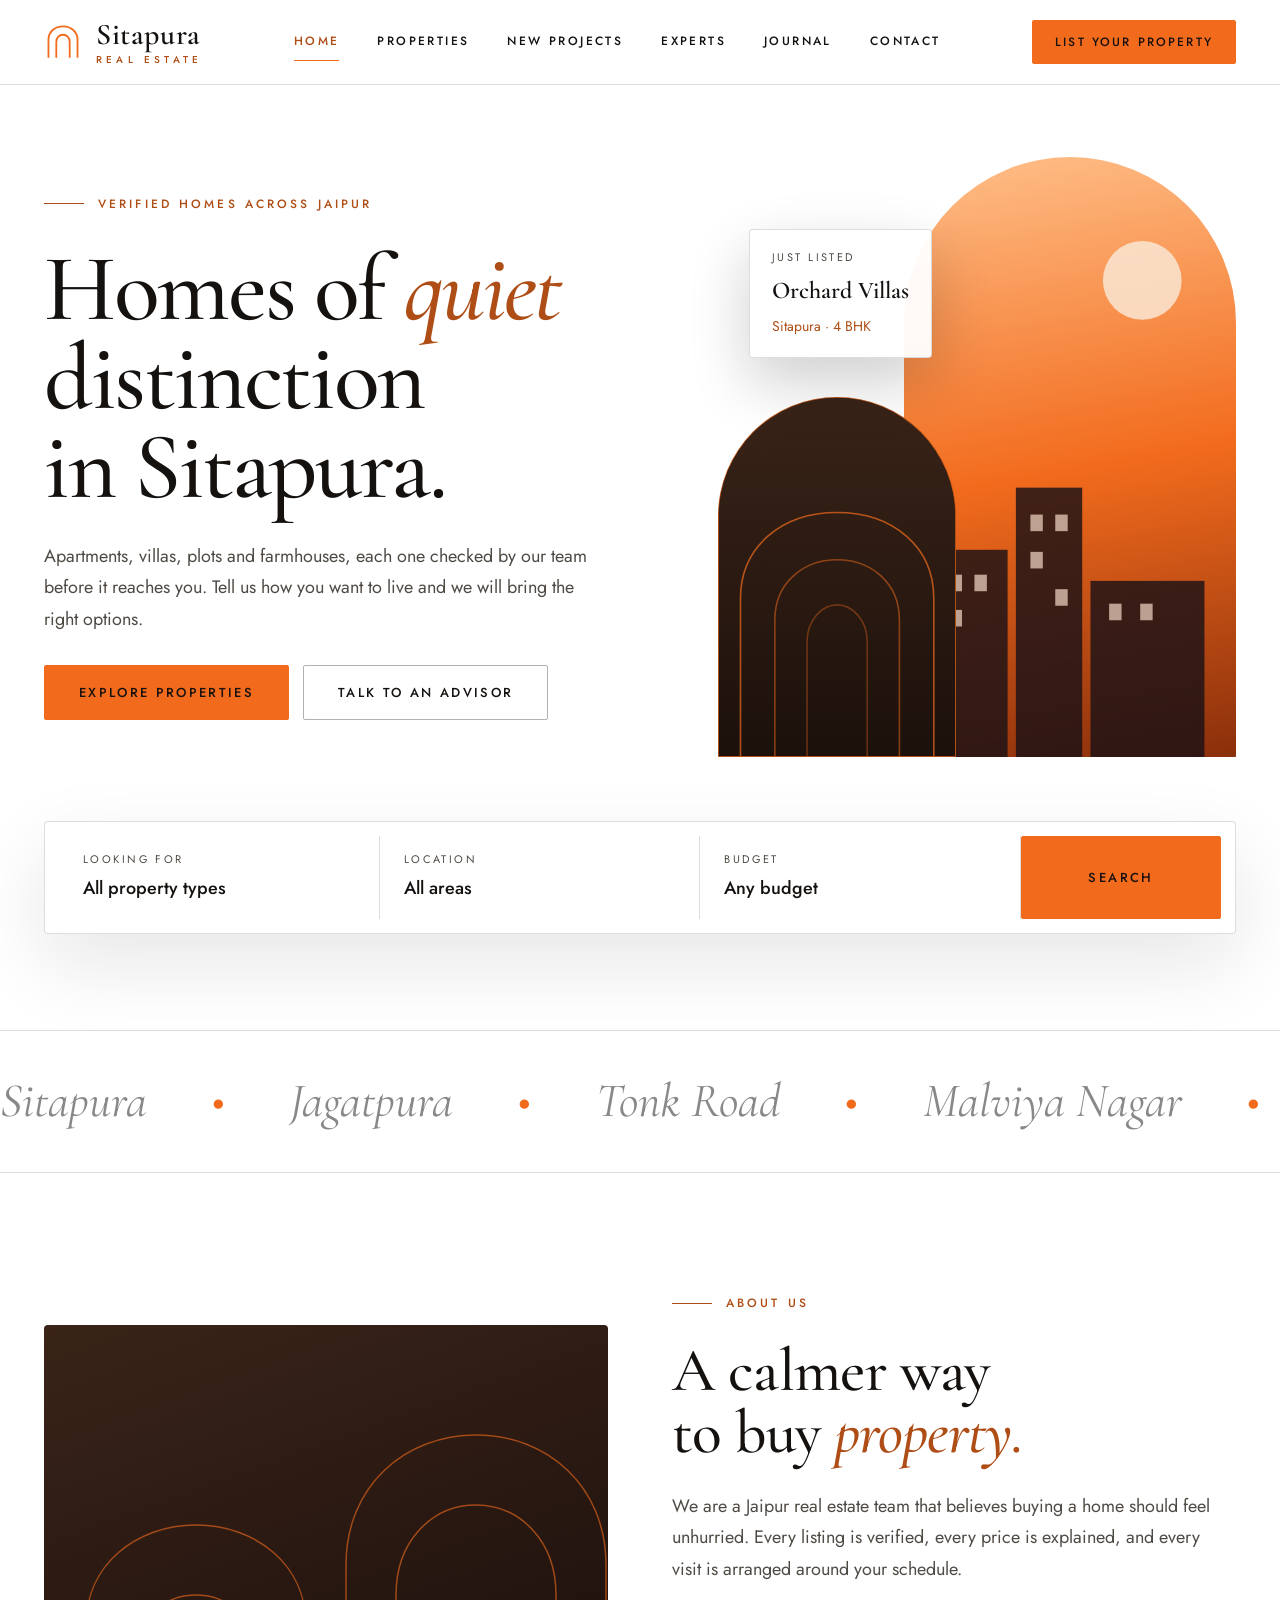
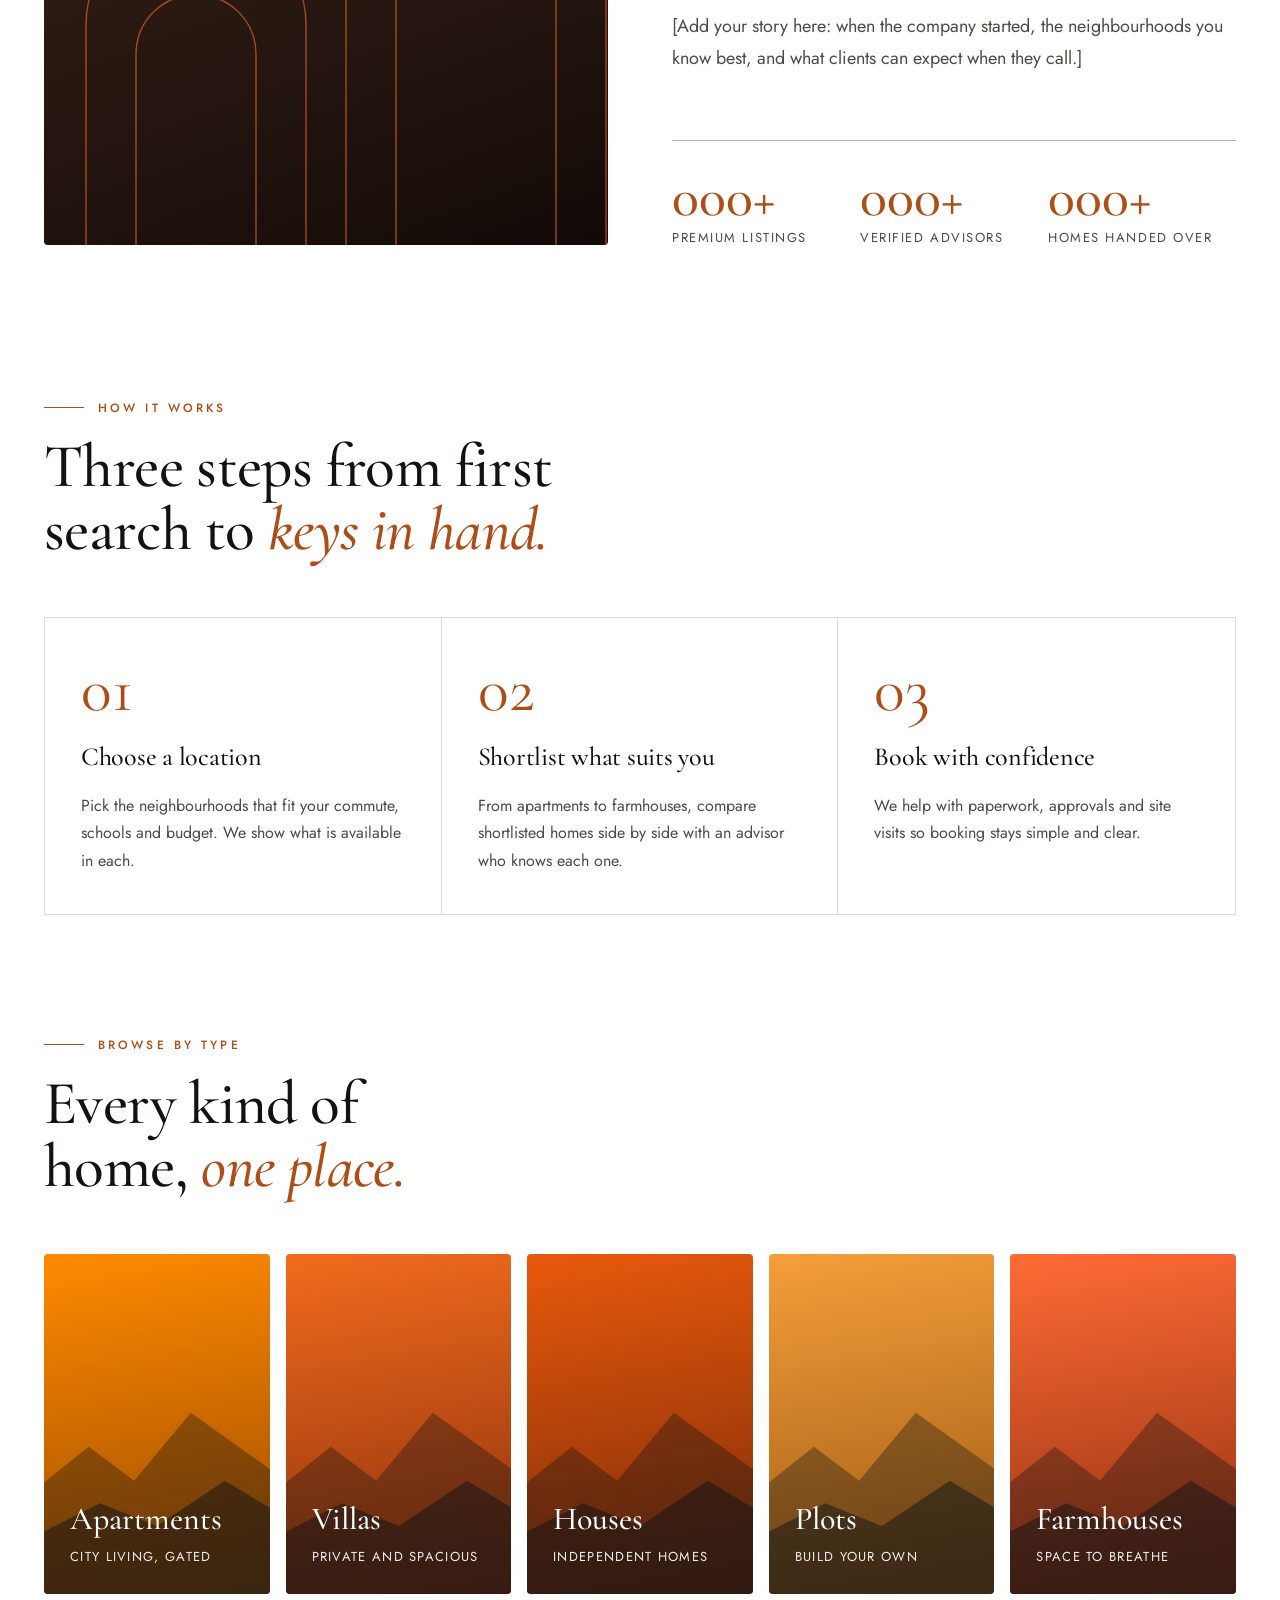
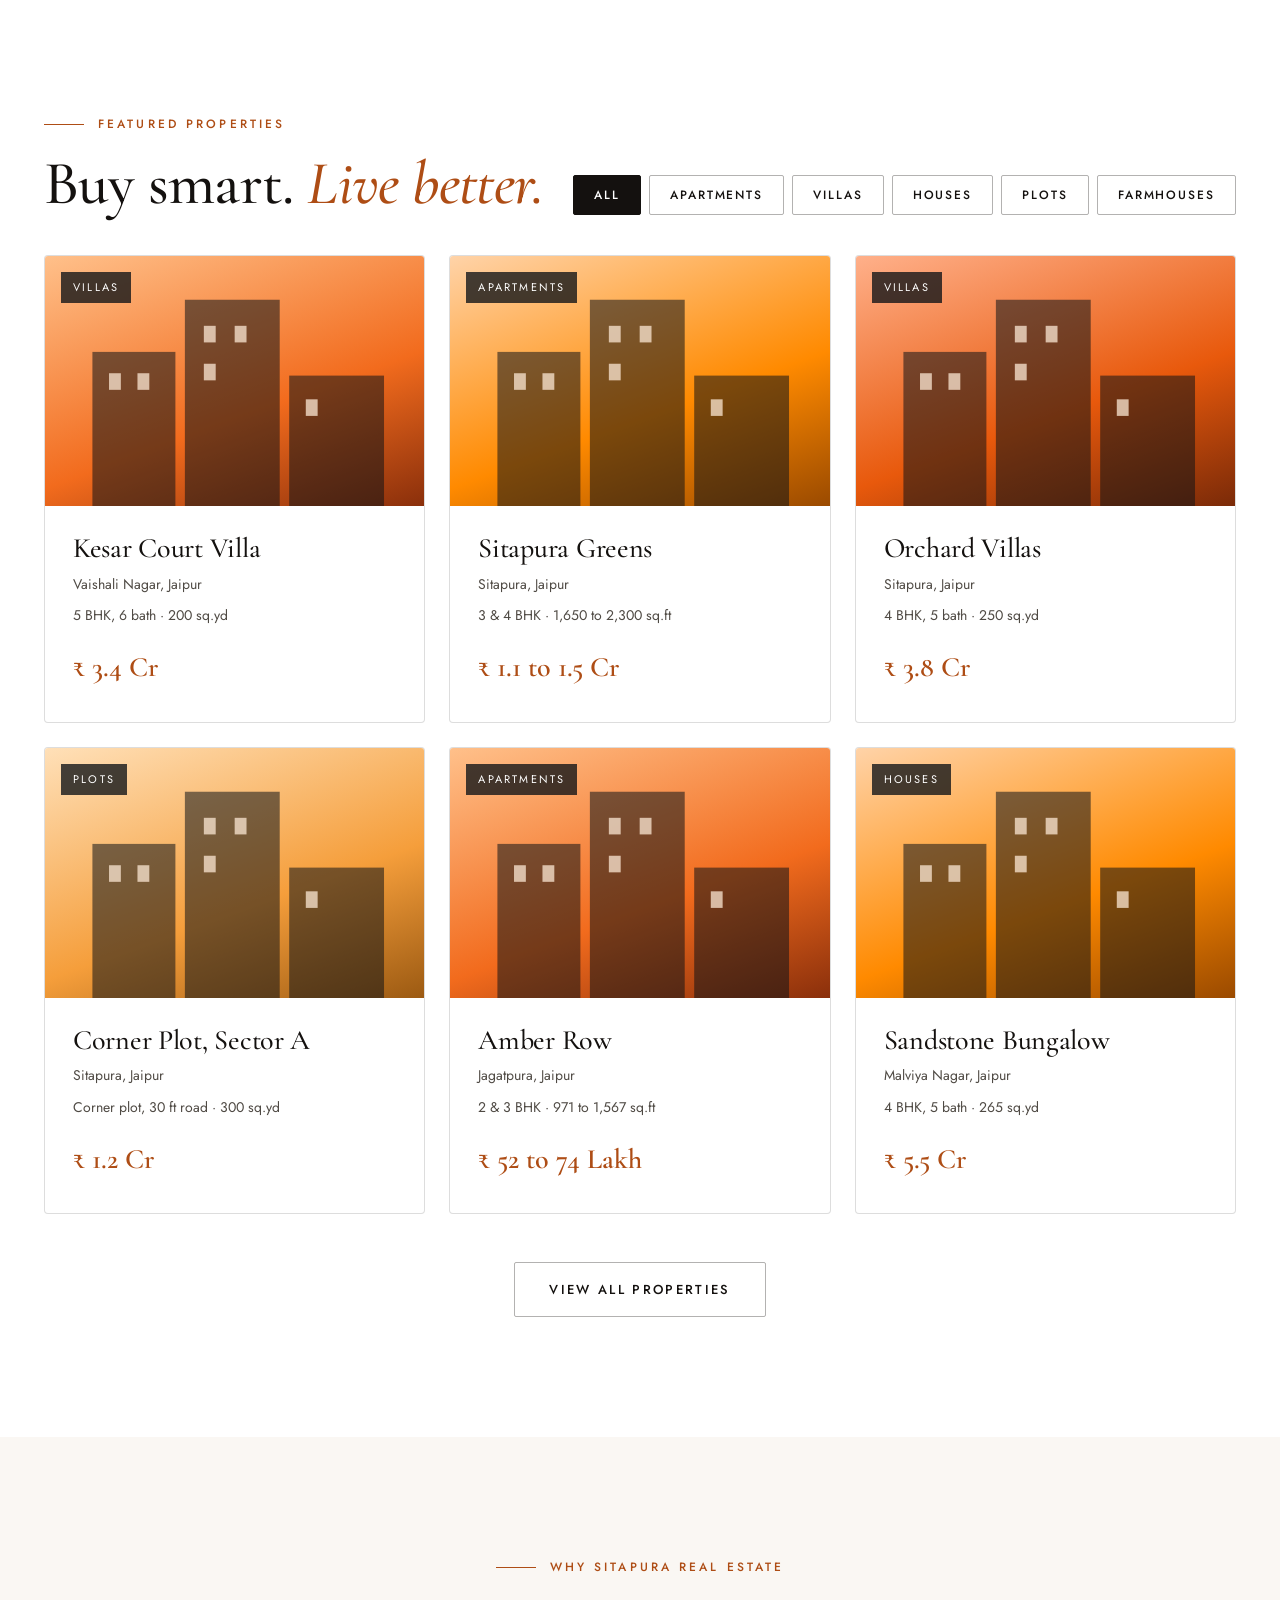
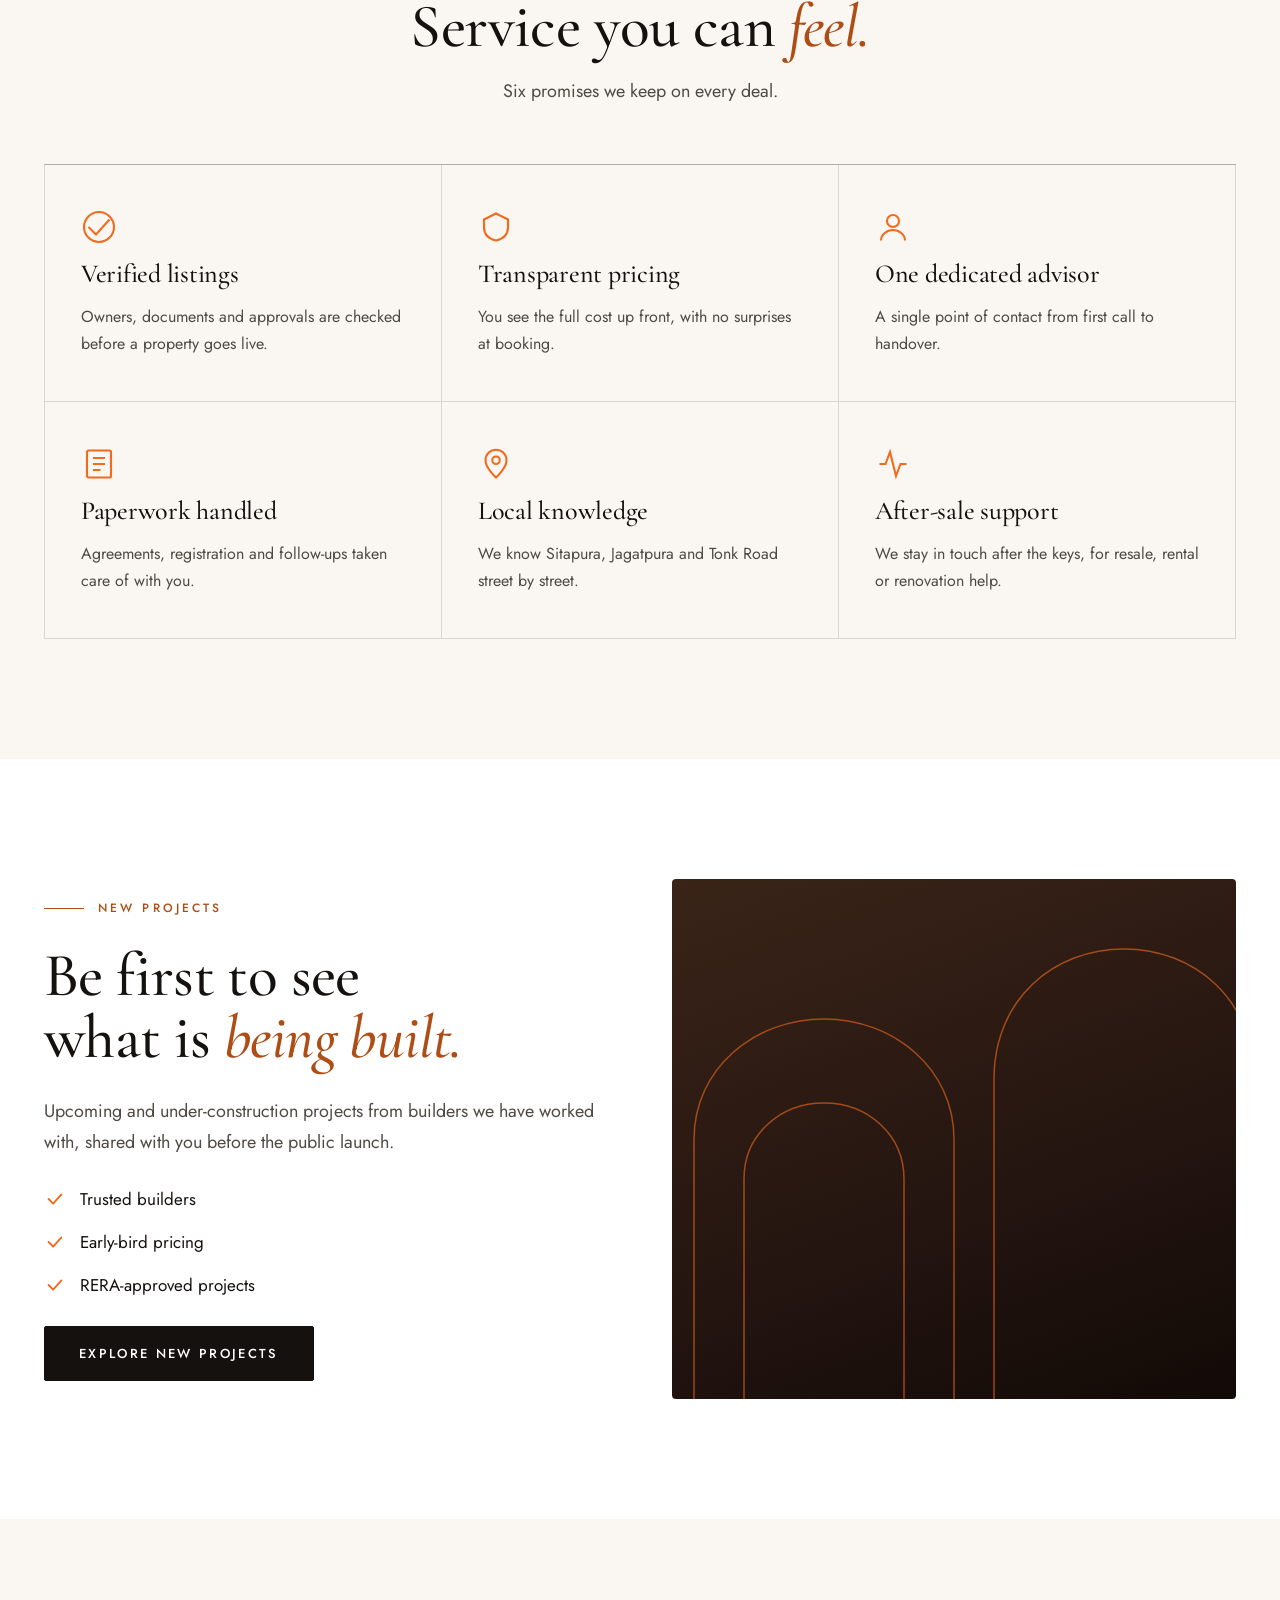
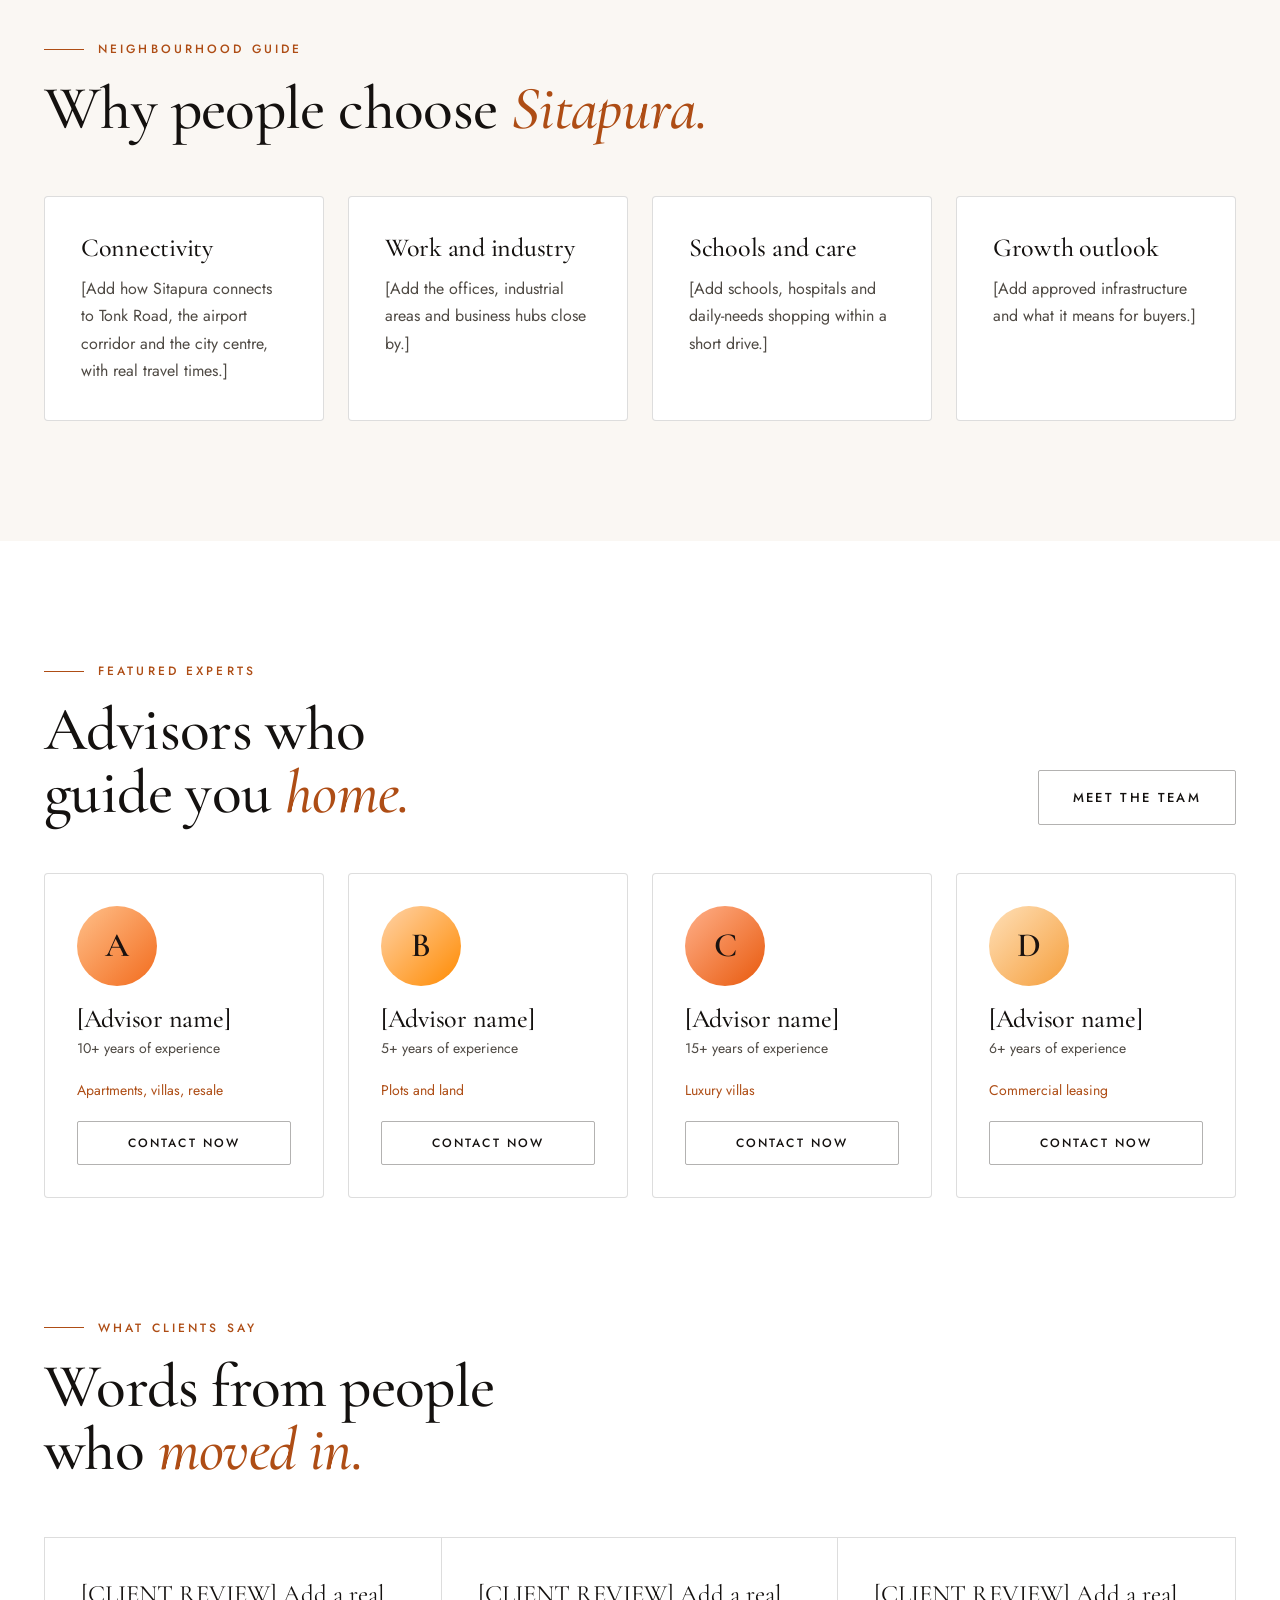
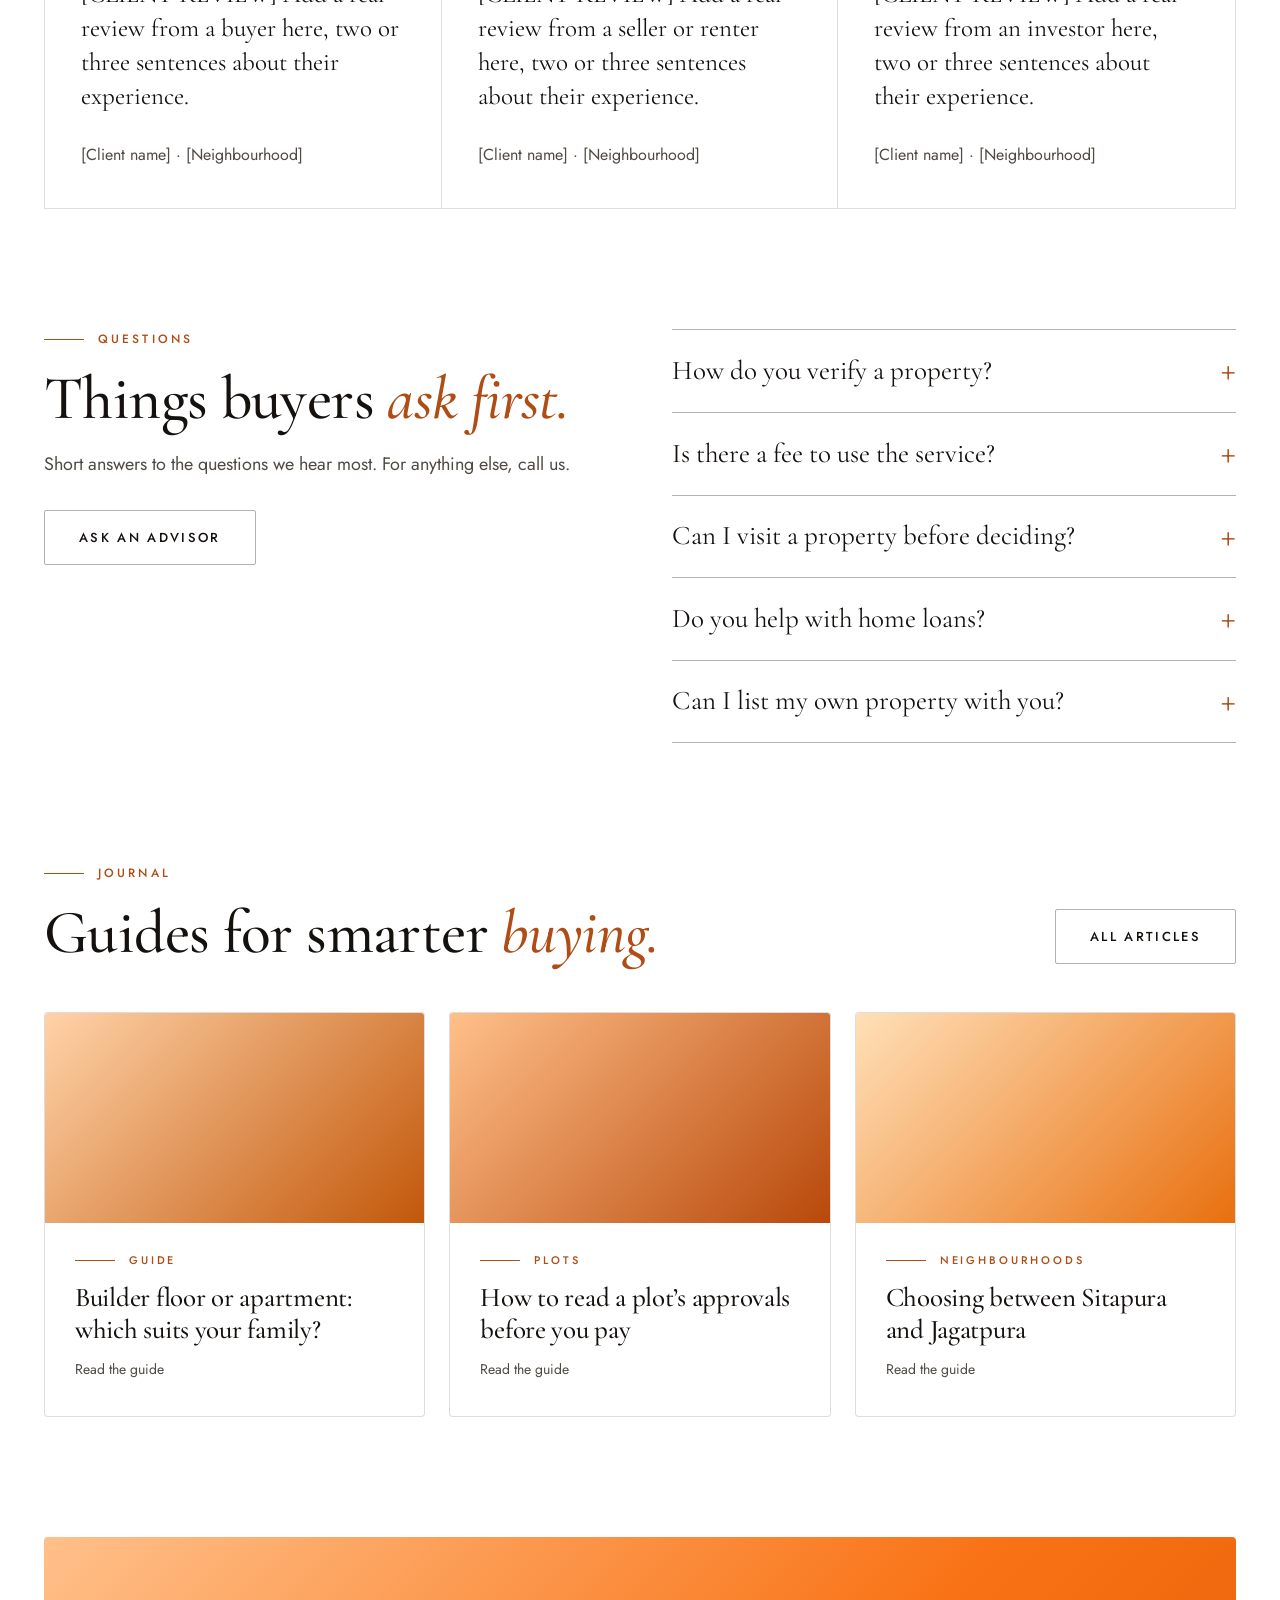
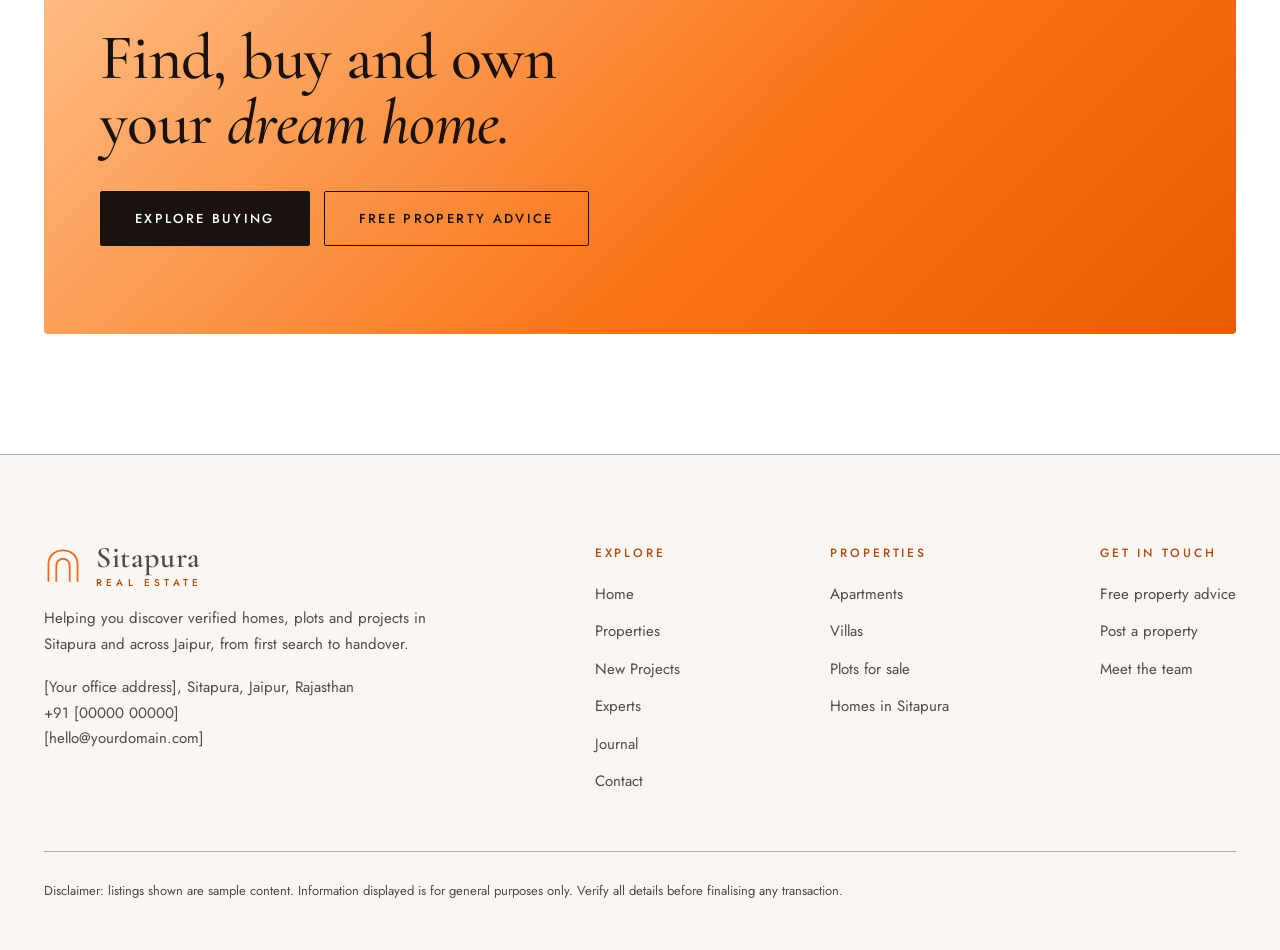
<file: index.html>
<!doctype html>
<html lang="en">
<head>
<meta charset="utf-8">
<meta name="viewport" content="width=device-width,initial-scale=1">
<title>Sitapura Real Estate | Verified Homes in Jaipur</title>
<meta name="description" content="Verified apartments, villas, plots and farmhouses in Sitapura and across Jaipur.">
<link rel="preconnect" href="https://fonts.googleapis.com">
<link href="https://fonts.googleapis.com/css2?family=Cormorant+Garamond:ital,wght@0,400;0,500;0,600;1,400;1,500&family=Jost:wght@400;500&display=swap" rel="stylesheet">
<link rel="stylesheet" href="style.css">
</head>
<body>
<div id="site-header"></div>

<main>
<!-- HERO -->
<div class="wrap">
<div class="hero">
<div class="l">
<span class="eyebrow">Verified homes across Jaipur</span>
<h1>Homes of <em>quiet</em> distinction in Sitapura.</h1>
<p class="lead">Apartments, villas, plots and farmhouses, each one checked by our team before it reaches you. Tell us how you want to live and we will bring the right options.</p>
<div style="display:flex;gap:14px;flex-wrap:wrap"><a class="btn" href="properties.html">Explore properties</a><a class="btn line" href="contact.html#enquire">Talk to an advisor</a></div>
</div>
<div class="r" aria-hidden="true">
<div class="arch1"><svg viewBox="0 0 320 600" preserveAspectRatio="xMidYMax slice"><g fill="#1B1217" opacity=".82"><rect x="30" y="400" width="70" height="200"/><rect x="108" y="340" width="64" height="260"/><rect x="180" y="430" width="110" height="170"/></g><g fill="#F4D9C6" opacity=".7"><rect x="44" y="424" width="12" height="16"/><rect x="68" y="424" width="12" height="16"/><rect x="44" y="458" width="12" height="16"/><rect x="122" y="366" width="12" height="16"/><rect x="146" y="366" width="12" height="16"/><rect x="122" y="402" width="12" height="16"/><rect x="146" y="438" width="12" height="16"/><rect x="198" y="452" width="12" height="16"/><rect x="228" y="452" width="12" height="16"/></g><circle cx="230" cy="140" r="38" fill="#FBE7D3" opacity=".85"/></svg></div>
<div class="arch2"><svg viewBox="0 0 220 360" preserveAspectRatio="xMidYMid slice"><defs><linearGradient id="g1" x1="0" y1="0" x2="0" y2="1"><stop offset="0" stop-color="#3A2418"/><stop offset="1" stop-color="#1B100B"/></linearGradient></defs><rect width="220" height="360" fill="url(#g1)"/><path d="M20 360V200c0-48 38-80 90-80s90 32 90 80v160" stroke="#F26B1D" stroke-width="1.5" fill="none" opacity=".7"/><path d="M52 360V220c0-34 26-56 58-56s58 22 58 56v140" stroke="#F26B1D" stroke-width="1.5" fill="none" opacity=".5"/><path d="M82 360V240c0-20 14-34 28-34s28 14 28 34v120" stroke="#F26B1D" stroke-width="1.5" fill="none" opacity=".35"/></svg></div>
<div class="float"><small>Just listed</small><b>Orchard Villas</b><span>Sitapura &middot; 4 BHK</span></div>
</div>
</div>

<form class="search" action="properties.html" method="get" aria-label="Search properties">
<label class="field" for="s-type"><span>Looking for</span>
<select id="s-type" name="type"><option value="All">All property types</option><option>Apartments</option><option>Villas</option><option>Houses</option><option>Plots</option><option>Farmhouses</option></select></label>
<label class="field" for="s-loc"><span>Location</span>
<select id="s-loc" name="loc"><option value="All areas">All areas</option><option>Sitapura</option><option>Jagatpura</option><option>Tonk Road</option><option>Malviya Nagar</option><option>Mansarovar</option><option>Vaishali Nagar</option></select></label>
<label class="field" for="s-price"><span>Budget</span>
<select id="s-price" name="price"><option value="Any">Any budget</option><option>Under 1 Cr</option><option>1 to 3 Cr</option><option>Above 3 Cr</option></select></label>
<button class="btn" type="submit">Search</button>
</form>
</div>

<div class="marqwrap" aria-hidden="true"><div class="marq" id="marq"></div></div>

<!-- INTRO -->
<section class="sec"><div class="wrap">
<div class="split">
<div class="panel" aria-hidden="true"><svg viewBox="0 0 600 520" preserveAspectRatio="xMidYMax slice"><g fill="none" stroke="#F26B1D" stroke-width="1.5" opacity=".6"><path d="M60 520V300c0-60 50-100 110-100s110 40 110 100v220"/><path d="M110 520V330c0-36 28-60 60-60s60 24 60 60v190"/><path d="M320 520V240c0-80 60-130 130-130s130 50 130 130v280"/><path d="M370 520V270c0-54 36-90 80-90s80 36 80 90v250"/></g></svg></div>
<div style="display:flex;flex-direction:column;gap:26px">
<span class="eyebrow">About us</span>
<h2>A calmer way to buy <em>property.</em></h2>
<p class="lead">We are a Jaipur real estate team that believes buying a home should feel unhurried. Every listing is verified, every price is explained, and every visit is arranged around your schedule.</p>
<p class="lead">[Add your story here: when the company started, the neighbourhoods you know best, and what clients can expect when they call.]</p>
<div class="stats">
<div><b>000+</b><span>Premium listings</span></div>
<div><b>000+</b><span>Verified advisors</span></div>
<div><b>000+</b><span>Homes handed over</span></div>
</div>
</div>
</div>
</div></section>

<!-- HOW -->
<section class="sec"><div class="wrap">
<div class="head"><span class="eyebrow">How it works</span><h2>Three steps from first search to <em>keys in hand.</em></h2></div>
<div class="row" style="gap:0;border:1px solid var(--line)">
<div class="step" style="border-right:1px solid var(--line)"><span class="n">01</span><h3>Choose a location</h3><p class="muted">Pick the neighbourhoods that fit your commute, schools and budget. We show what is available in each.</p></div>
<div class="step" style="border-right:1px solid var(--line)"><span class="n">02</span><h3>Shortlist what suits you</h3><p class="muted">From apartments to farmhouses, compare shortlisted homes side by side with an advisor who knows each one.</p></div>
<div class="step"><span class="n">03</span><h3>Book with confidence</h3><p class="muted">We help with paperwork, approvals and site visits so booking stays simple and clear.</p></div>
</div>
</div></section>

<!-- TYPES -->
<section class="sec"><div class="wrap">
<div class="head"><span class="eyebrow">Browse by type</span><h2>Every kind of home, <em>one place.</em></h2></div>
<div class="row" style="gap:16px" id="kinds"></div>
</div></section>

<!-- FEATURED -->
<section class="sec"><div class="wrap">
<div style="display:flex;flex-wrap:wrap;gap:24px;justify-content:space-between;align-items:flex-end;margin-bottom:40px">
<div class="head" style="margin:0"><span class="eyebrow">Featured properties</span><h2>Buy smart. <em>Live better.</em></h2></div>
<div class="tabs" id="tabs" role="group" aria-label="Filter by type"></div>
</div>
<div class="row" id="cards"></div>
<div class="empty" id="none" hidden>No sample property in this category yet.</div>
<div style="margin-top:48px;text-align:center"><a class="btn line" href="properties.html">View all properties</a></div>
</div></section>

<!-- WHY -->
<section class="sec tint"><div class="wrap">
<div class="head center"><span class="eyebrow">Why Sitapura Real Estate</span><h2>Service you can <em>feel.</em></h2><p class="lead">Six promises we keep on every deal.</p></div>
<div class="grid3">
<div><svg viewBox="0 0 24 24" fill="none" stroke="#F26B1D" stroke-width="1.4" aria-hidden="true"><path d="M5 12l5 5 9-10"/><circle cx="12" cy="12" r="10"/></svg><h3>Verified listings</h3><p class="muted">Owners, documents and approvals are checked before a property goes live.</p></div>
<div><svg viewBox="0 0 24 24" fill="none" stroke="#F26B1D" stroke-width="1.4" aria-hidden="true"><path d="M12 3l8 4v5c0 5-3.500 8-8 9-4.500-1-8-4-8-9V7z"/></svg><h3>Transparent pricing</h3><p class="muted">You see the full cost up front, with no surprises at booking.</p></div>
<div><svg viewBox="0 0 24 24" fill="none" stroke="#F26B1D" stroke-width="1.4" aria-hidden="true"><circle cx="12" cy="8" r="4"/><path d="M4 21c0-4 4-7 8-7s8 3 8 7"/></svg><h3>One dedicated advisor</h3><p class="muted">A single point of contact from first call to handover.</p></div>
<div><svg viewBox="0 0 24 24" fill="none" stroke="#F26B1D" stroke-width="1.4" aria-hidden="true"><rect x="4" y="3" width="16" height="18" rx="1"/><path d="M8 8h8M8 12h8M8 16h5"/></svg><h3>Paperwork handled</h3><p class="muted">Agreements, registration and follow-ups taken care of with you.</p></div>
<div><svg viewBox="0 0 24 24" fill="none" stroke="#F26B1D" stroke-width="1.4" aria-hidden="true"><path d="M12 21s7-6.200 7-11.500A7 7 0 0 0 5 9.500C5 14.800 12 21 12 21z"/><circle cx="12" cy="9.500" r="2.500"/></svg><h3>Local knowledge</h3><p class="muted">We know Sitapura, Jagatpura and Tonk Road street by street.</p></div>
<div><svg viewBox="0 0 24 24" fill="none" stroke="#F26B1D" stroke-width="1.4" aria-hidden="true"><path d="M3 12h4l3-8 4 16 3-8h4"/></svg><h3>After-sale support</h3><p class="muted">We stay in touch after the keys, for resale, rental or renovation help.</p></div>
</div>
</div></section>

<!-- PROJECTS -->
<section class="sec"><div class="wrap">
<div class="split">
<div style="display:flex;flex-direction:column;gap:26px">
<span class="eyebrow">New projects</span>
<h2>Be first to see what is <em>being built.</em></h2>
<p class="lead">Upcoming and under-construction projects from builders we have worked with, shared with you before the public launch.</p>
<div style="display:flex;flex-direction:column;gap:14px">
<div class="check"><svg width="22" height="22" viewBox="0 0 24 24" fill="none" stroke="#F26B1D" stroke-width="2" stroke-linecap="round" stroke-linejoin="round" aria-hidden="true"><path d="M5 12l5 5 9-10"/></svg>Trusted builders</div>
<div class="check"><svg width="22" height="22" viewBox="0 0 24 24" fill="none" stroke="#F26B1D" stroke-width="2" stroke-linecap="round" stroke-linejoin="round" aria-hidden="true"><path d="M5 12l5 5 9-10"/></svg>Early-bird pricing</div>
<div class="check"><svg width="22" height="22" viewBox="0 0 24 24" fill="none" stroke="#F26B1D" stroke-width="2" stroke-linecap="round" stroke-linejoin="round" aria-hidden="true"><path d="M5 12l5 5 9-10"/></svg>RERA-approved projects</div>
</div>
<div><a class="btn dark" href="new-projects.html">Explore new projects</a></div>
</div>
<div class="panel" aria-hidden="true"><svg viewBox="0 0 600 520" preserveAspectRatio="xMidYMax slice"><g fill="none" stroke="#F26B1D" stroke-width="1.5" opacity=".6"><path d="M40 520V260c0-70 60-120 130-120s130 50 130 120v260"/><path d="M90 520V300c0-44 36-76 80-76s80 32 80 76v220"/><path d="M340 520V200c0-80 60-130 130-130s130 50 130 130v320"/></g></svg></div>
</div>
</div></section>

<!-- SITAPURA -->
<section class="sec tint"><div class="wrap">
<div class="head"><span class="eyebrow">Neighbourhood guide</span><h2>Why people choose <em>Sitapura.</em></h2></div>
<div class="row">
<div class="card" style="flex:1 1 280px;padding:36px;background:#fff"><h3>Connectivity</h3><p class="muted" style="margin-top:12px">[Add how Sitapura connects to Tonk Road, the airport corridor and the city centre, with real travel times.]</p></div>
<div class="card" style="flex:1 1 280px;padding:36px;background:#fff"><h3>Work and industry</h3><p class="muted" style="margin-top:12px">[Add the offices, industrial areas and business hubs close by.]</p></div>
<div class="card" style="flex:1 1 280px;padding:36px;background:#fff"><h3>Schools and care</h3><p class="muted" style="margin-top:12px">[Add schools, hospitals and daily-needs shopping within a short drive.]</p></div>
<div class="card" style="flex:1 1 280px;padding:36px;background:#fff"><h3>Growth outlook</h3><p class="muted" style="margin-top:12px">[Add approved infrastructure and what it means for buyers.]</p></div>
</div>
</div></section>

<!-- EXPERTS -->
<section class="sec"><div class="wrap">
<div style="display:flex;flex-wrap:wrap;gap:24px;justify-content:space-between;align-items:flex-end;margin-bottom:48px">
<div class="head" style="margin:0"><span class="eyebrow">Featured experts</span><h2>Advisors who guide you <em>home.</em></h2></div>
<a class="btn line" href="experts.html">Meet the team</a>
</div>
<div class="row" id="experts-list"></div>
</div></section>

<!-- REVIEWS -->
<section class="sec"><div class="wrap">
<div class="head"><span class="eyebrow">What clients say</span><h2>Words from people who <em>moved in.</em></h2></div>
<div class="row" style="gap:0;border:1px solid var(--line)">
<div class="quote" style="border-right:1px solid var(--line)"><p>[CLIENT REVIEW] Add a real review from a buyer here, two or three sentences about their experience.</p><span class="muted">[Client name] &middot; [Neighbourhood]</span></div>
<div class="quote" style="border-right:1px solid var(--line)"><p>[CLIENT REVIEW] Add a real review from a seller or renter here, two or three sentences about their experience.</p><span class="muted">[Client name] &middot; [Neighbourhood]</span></div>
<div class="quote"><p>[CLIENT REVIEW] Add a real review from an investor here, two or three sentences about their experience.</p><span class="muted">[Client name] &middot; [Neighbourhood]</span></div>
</div>
</div></section>

<!-- FAQ -->
<section class="sec"><div class="wrap">
<div class="split" style="align-items:flex-start">
<div class="head" style="margin:0"><span class="eyebrow">Questions</span><h2>Things buyers <em>ask first.</em></h2><p class="lead">Short answers to the questions we hear most. For anything else, call us.</p><a class="btn line" href="contact.html#enquire" style="align-self:flex-start;margin-top:12px">Ask an advisor</a></div>
<div>
<details><summary>How do you verify a property?</summary><p>[Describe your checks: title documents, approvals, owner identity and site inspection.]</p></details>
<details><summary>Is there a fee to use the service?</summary><p>[Explain your brokerage or service fee clearly, and when it applies.]</p></details>
<details><summary>Can I visit a property before deciding?</summary><p>Yes. Your advisor arranges site visits at times that suit you, including weekends.</p></details>
<details><summary>Do you help with home loans?</summary><p>[Describe any banking partners and how you help with loan paperwork.]</p></details>
<details><summary>Can I list my own property with you?</summary><p>Yes. Use the List your property link and an advisor will contact you.</p></details>
</div>
</div>
</div></section>

<!-- JOURNAL -->
<section class="sec"><div class="wrap">
<div style="display:flex;flex-wrap:wrap;gap:24px;justify-content:space-between;align-items:flex-end;margin-bottom:48px">
<div class="head" style="margin:0"><span class="eyebrow">Journal</span><h2>Guides for smarter <em>buying.</em></h2></div>
<a class="btn line" href="journal.html">All articles</a>
</div>
<div class="row" id="posts"></div>
</div></section>

<!-- CTA -->
<section class="sec"><div class="wrap">
<div class="cta">
<h2>Find, buy and own your <em>dream home.</em></h2>
<div style="display:flex;gap:14px;flex-wrap:wrap"><a class="btn" href="properties.html">Explore buying</a><a class="btn line" href="contact.html#enquire">Free property advice</a></div>
</div>
</div></section>
</main>

<div id="site-footer"></div>

<script src="data.js"></script>
<script src="layout.js"></script>
<script>
(function(){
var $=function(i){return document.getElementById(i)};
var state='All';
var KINDS=[['Apartments','City living, gated','#FF8A00,#9A4A00'],['Villas','Private and spacious','#F26B1D,#8A2F0B'],['Houses','Independent homes','#E8590C,#7A2A08'],['Plots','Build your own','#F59E3B,#9C5A12'],['Farmhouses','Space to breathe','#FF6B35,#8F2F0F']];
var EXPERTS=[['A','10+ years','Apartments, villas, resale','#FFC08A,#F26B1D'],['B','5+ years','Plots and land','#FFD3A8,#FF8A00'],['C','15+ years','Luxury villas','#FFB08A,#E8590C'],['D','6+ years','Commercial leasing','#FFE0B8,#F59E3B']];
var POSTS=[['Guide','Builder floor or apartment: which suits your family?','#FFD3A8,#C2570A'],['Plots','How to read a plot’s approvals before you pay','#FFC08A,#B8480A'],['Neighbourhoods','Choosing between Sitapura and Jagatpura','#FFE0B8,#E8700F']];
var PLACES=['Sitapura','Jagatpura','Tonk Road','Malviya Nagar','Mansarovar','Vaishali Nagar','Ajmer Road','C-Scheme'];

function render(){
  var list=window.PROPS.filter(function(p){return state==='All'||p.type===state}).slice(0,6);
  $('cards').innerHTML=list.map(window.propCard).join('');
  $('none').hidden=list.length>0;
  $('tabs').innerHTML=window.TYPES.map(function(t){return '<button type="button" class="tab'+(state===t?' on':'')+'" data-t="'+t+'">'+t+'</button>'}).join('');
}
$('tabs').addEventListener('click',function(e){var b=e.target.closest('[data-t]');if(b){state=b.getAttribute('data-t');render()}});
$('kinds').innerHTML=KINDS.map(function(k){return '<a class="kind lift" href="properties.html?type='+k[0]+'" style="background:linear-gradient(170deg,'+k[2]+')">'+window.HILLS+'<b>'+k[0]+'</b><small>'+k[1]+'</small></a>'}).join('');
$('experts-list').innerHTML=EXPERTS.map(function(e){return '<div class="card expert lift"><div class="av" style="background:linear-gradient(135deg,'+e[3]+')">'+e[0]+'</div><div><h3>[Advisor name]</h3><span class="muted" style="font-size:14px">'+e[1]+' of experience</span></div><div style="font-size:14px;color:var(--accent-text)">'+e[2]+'</div><a class="btn line sm" href="contact.html#enquire" style="margin-top:auto">Contact now</a></div>'}).join('');
$('posts').innerHTML=POSTS.map(function(b){return '<a class="card post lift" href="journal.html"><div class="pic" style="background:linear-gradient(135deg,'+b[2]+')"></div><div class="pb"><span class="eyebrow" style="font-size:11px">'+b[0]+'</span><h3>'+b[1]+'</h3><span class="muted" style="font-size:14px">Read the guide</span></div></a>'}).join('');
$('marq').innerHTML=PLACES.concat(PLACES).map(function(p){return '<span>'+p+'<i>&bull;</i></span>'}).join('');
render();
})();
</script>
</body>
</html>
</file>
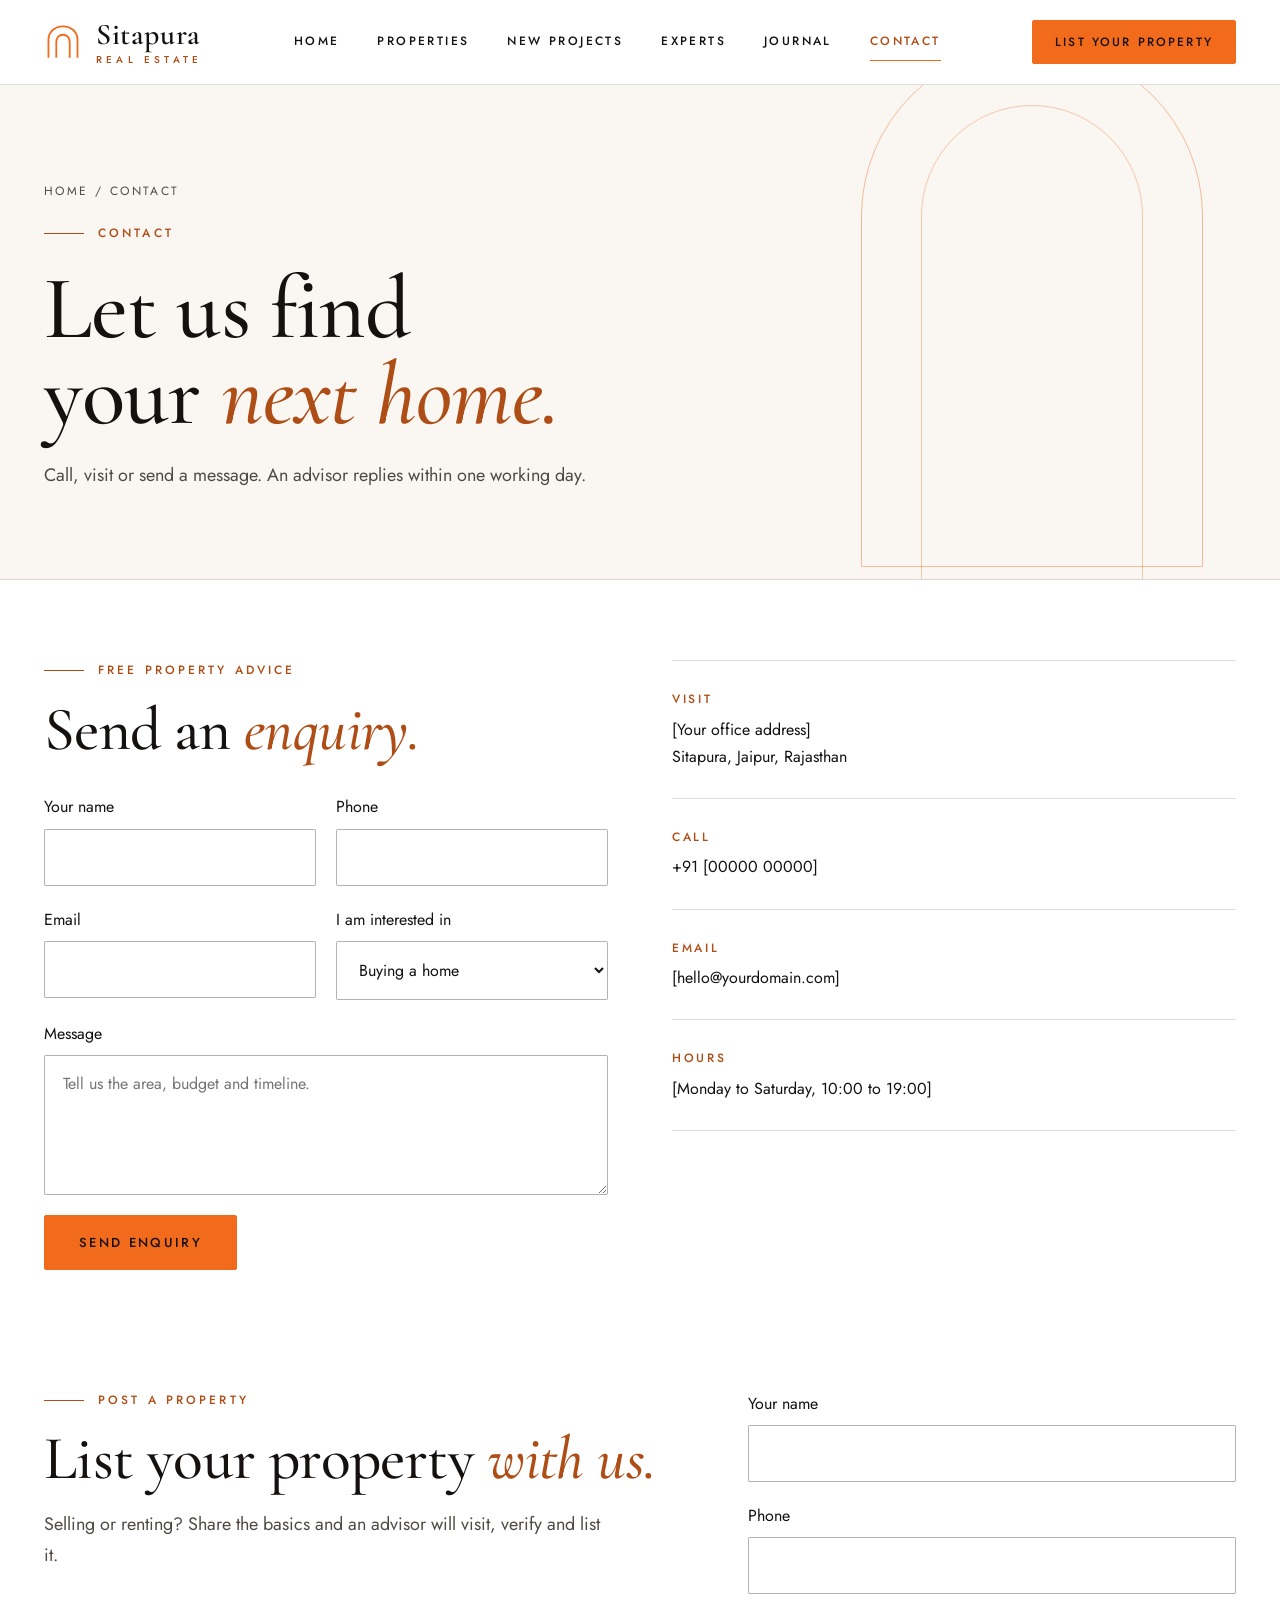
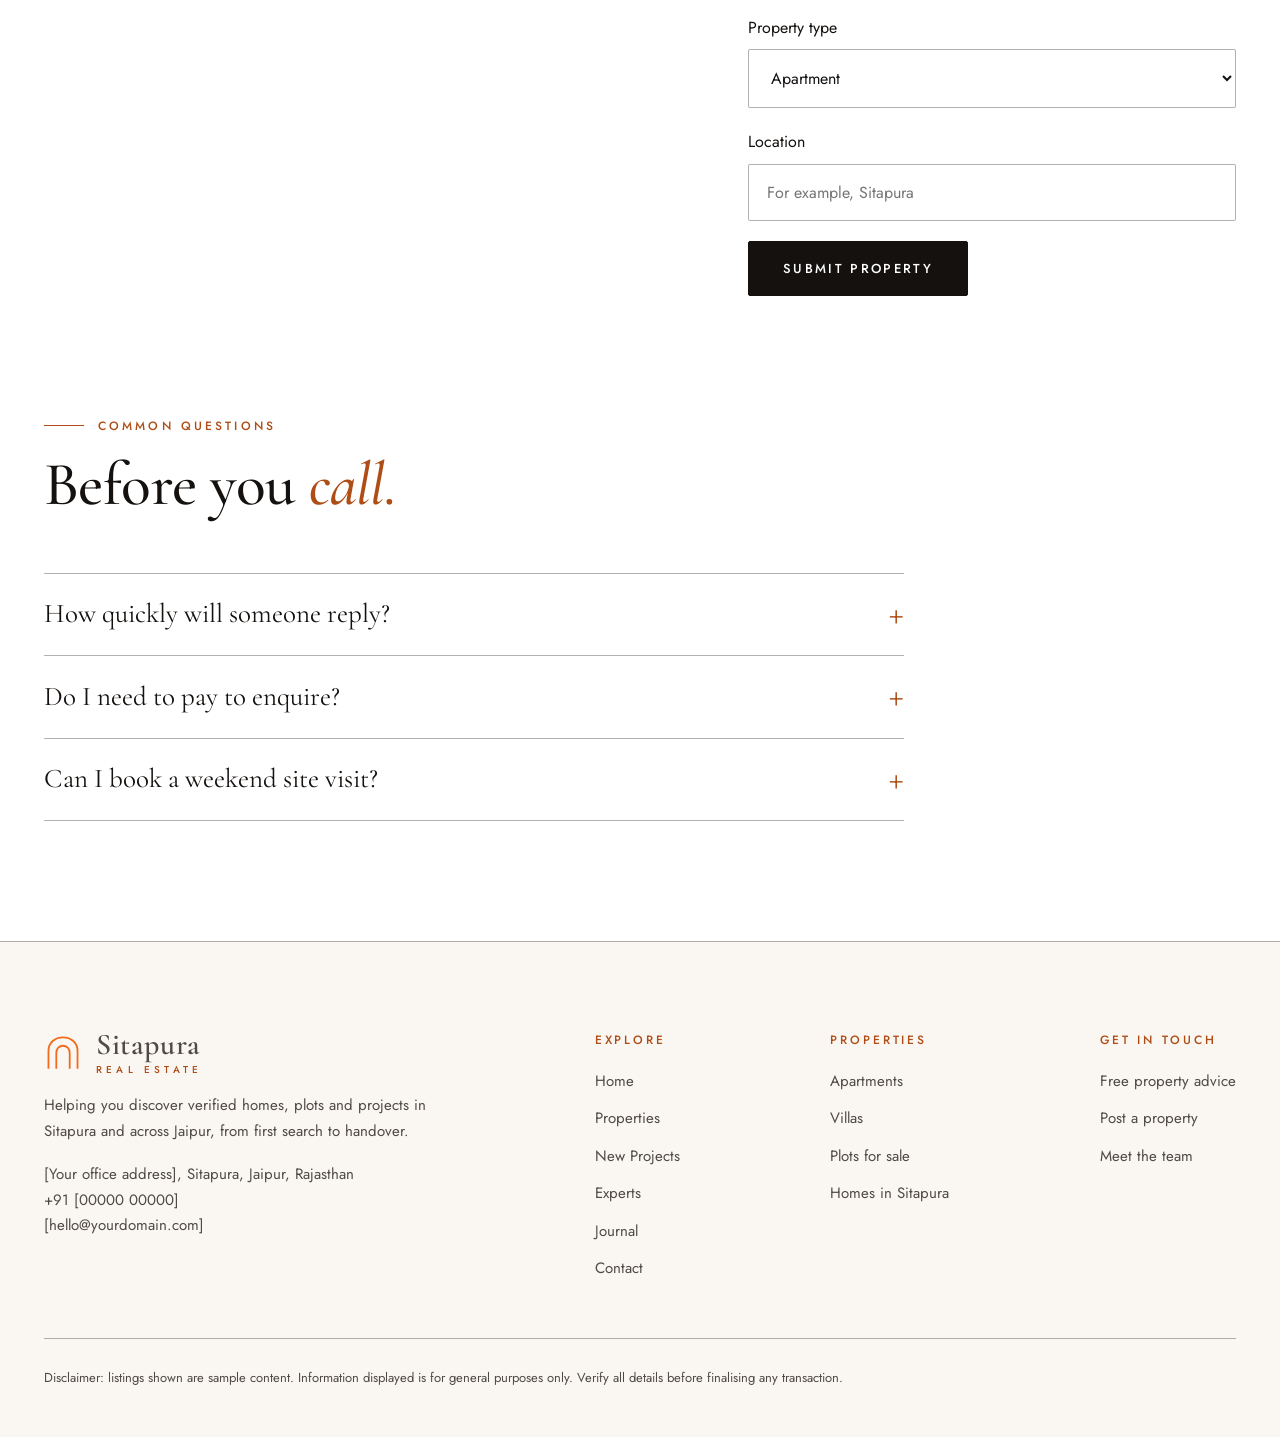
<file: contact.html>
<!doctype html>
<html lang="en">
<head>
<meta charset="utf-8">
<meta name="viewport" content="width=device-width,initial-scale=1">
<title>Contact | Sitapura Real Estate</title>
<meta name="description" content="Talk to a property advisor or list your property with Sitapura Real Estate.">
<link rel="preconnect" href="https://fonts.googleapis.com">
<link href="https://fonts.googleapis.com/css2?family=Cormorant+Garamond:ital,wght@0,400;0,500;0,600;1,400;1,500&family=Jost:wght@400;500&display=swap" rel="stylesheet">
<link rel="stylesheet" href="style.css">
</head>
<body>
<div id="site-header"></div>

<main>
<div class="phero"><div class="wrap">
<div class="crumbs"><a href="index.html">Home</a> / Contact</div>
<span class="eyebrow">Contact</span>
<h1>Let us find your <em>next home.</em></h1>
<p class="lead">Call, visit or send a message. An advisor replies within one working day.</p>
</div></div>

<section class="sec" id="enquire" style="padding-top:80px"><div class="wrap">
<div class="split" style="align-items:flex-start">
<div>
<div class="head" style="margin-bottom:32px"><span class="eyebrow">Free property advice</span><h2>Send an <em>enquiry.</em></h2></div>
<form class="form" id="eform" novalidate>
<div class="two"><label>Your name<input type="text" id="e-name" autocomplete="name" required></label><label>Phone<input type="tel" id="e-phone" autocomplete="tel" required></label></div>
<div class="two"><label>Email<input type="email" id="e-email" autocomplete="email"></label>
<label>I am interested in<select id="e-int"><option>Buying a home</option><option>Buying a plot</option><option>A new project</option><option>Renting</option><option>Selling my property</option></select></label></div>
<label>Message<textarea id="e-msg" placeholder="Tell us the area, budget and timeline."></textarea></label>
<button class="btn" type="submit" style="align-self:flex-start">Send enquiry</button>
<div class="ok" id="e-ok" hidden>Thank you. An advisor will contact you shortly.</div>
</form>
</div>
<div>
<div class="info"><b>Visit</b><span>[Your office address]<br>Sitapura, Jaipur, Rajasthan</span></div>
<div class="info"><b>Call</b><span>+91 [00000 00000]</span></div>
<div class="info"><b>Email</b><span>[hello@yourdomain.com]</span></div>
<div class="info"><b>Hours</b><span>[Monday to Saturday, 10:00 to 19:00]</span></div>
</div>
</div>
</div></section>

<section class="sec" id="list"><div class="wrap">
<div class="split" style="align-items:flex-start">
<div class="head" style="margin:0"><span class="eyebrow">Post a property</span><h2>List your property <em>with us.</em></h2><p class="lead">Selling or renting? Share the basics and an advisor will visit, verify and list it.</p></div>
<form class="form" id="lform" novalidate>
<div class="two"><label>Your name<input type="text" id="l-name" autocomplete="name" required></label><label>Phone<input type="tel" id="l-phone" autocomplete="tel" required></label></div>
<div class="two"><label>Property type<select id="l-type"><option>Apartment</option><option>Villa</option><option>House</option><option>Plot</option><option>Farmhouse</option><option>Commercial</option></select></label>
<label>Location<input type="text" id="l-loc" placeholder="For example, Sitapura"></label></div>
<button class="btn dark" type="submit" style="align-self:flex-start">Submit property</button>
<div class="ok" id="l-ok" hidden>Thank you. An advisor will contact you to arrange a visit.</div>
</form>
</div>
</div></section>

<section class="sec"><div class="wrap">
<div class="head"><span class="eyebrow">Common questions</span><h2>Before you <em>call.</em></h2></div>
<div style="max-width:860px">
<details><summary>How quickly will someone reply?</summary><p>[State your response time, for example within one working day.]</p></details>
<details><summary>Do I need to pay to enquire?</summary><p>No. Enquiries, advice and site visits are free. [Add your fee policy here.]</p></details>
<details><summary>Can I book a weekend site visit?</summary><p>Yes. Mention your preferred day in the message and your advisor will confirm.</p></details>
</div>
</div></section>
</main>

<div id="site-footer"></div>
<script src="layout.js"></script>
<script>
(function(){
var $=function(i){return document.getElementById(i)};
var q=new URLSearchParams(location.search).get('property');
if(q){$('e-int').value='Buying a home';$('e-msg').value='I am interested in '+q+'. Please share details and arrange a visit.'}
[['eform','e-ok'],['lform','l-ok']].forEach(function(p){$(p[0]).addEventListener('submit',function(e){e.preventDefault();$(p[1]).hidden=false})});
})();
</script>
</body>
</html>
</file>
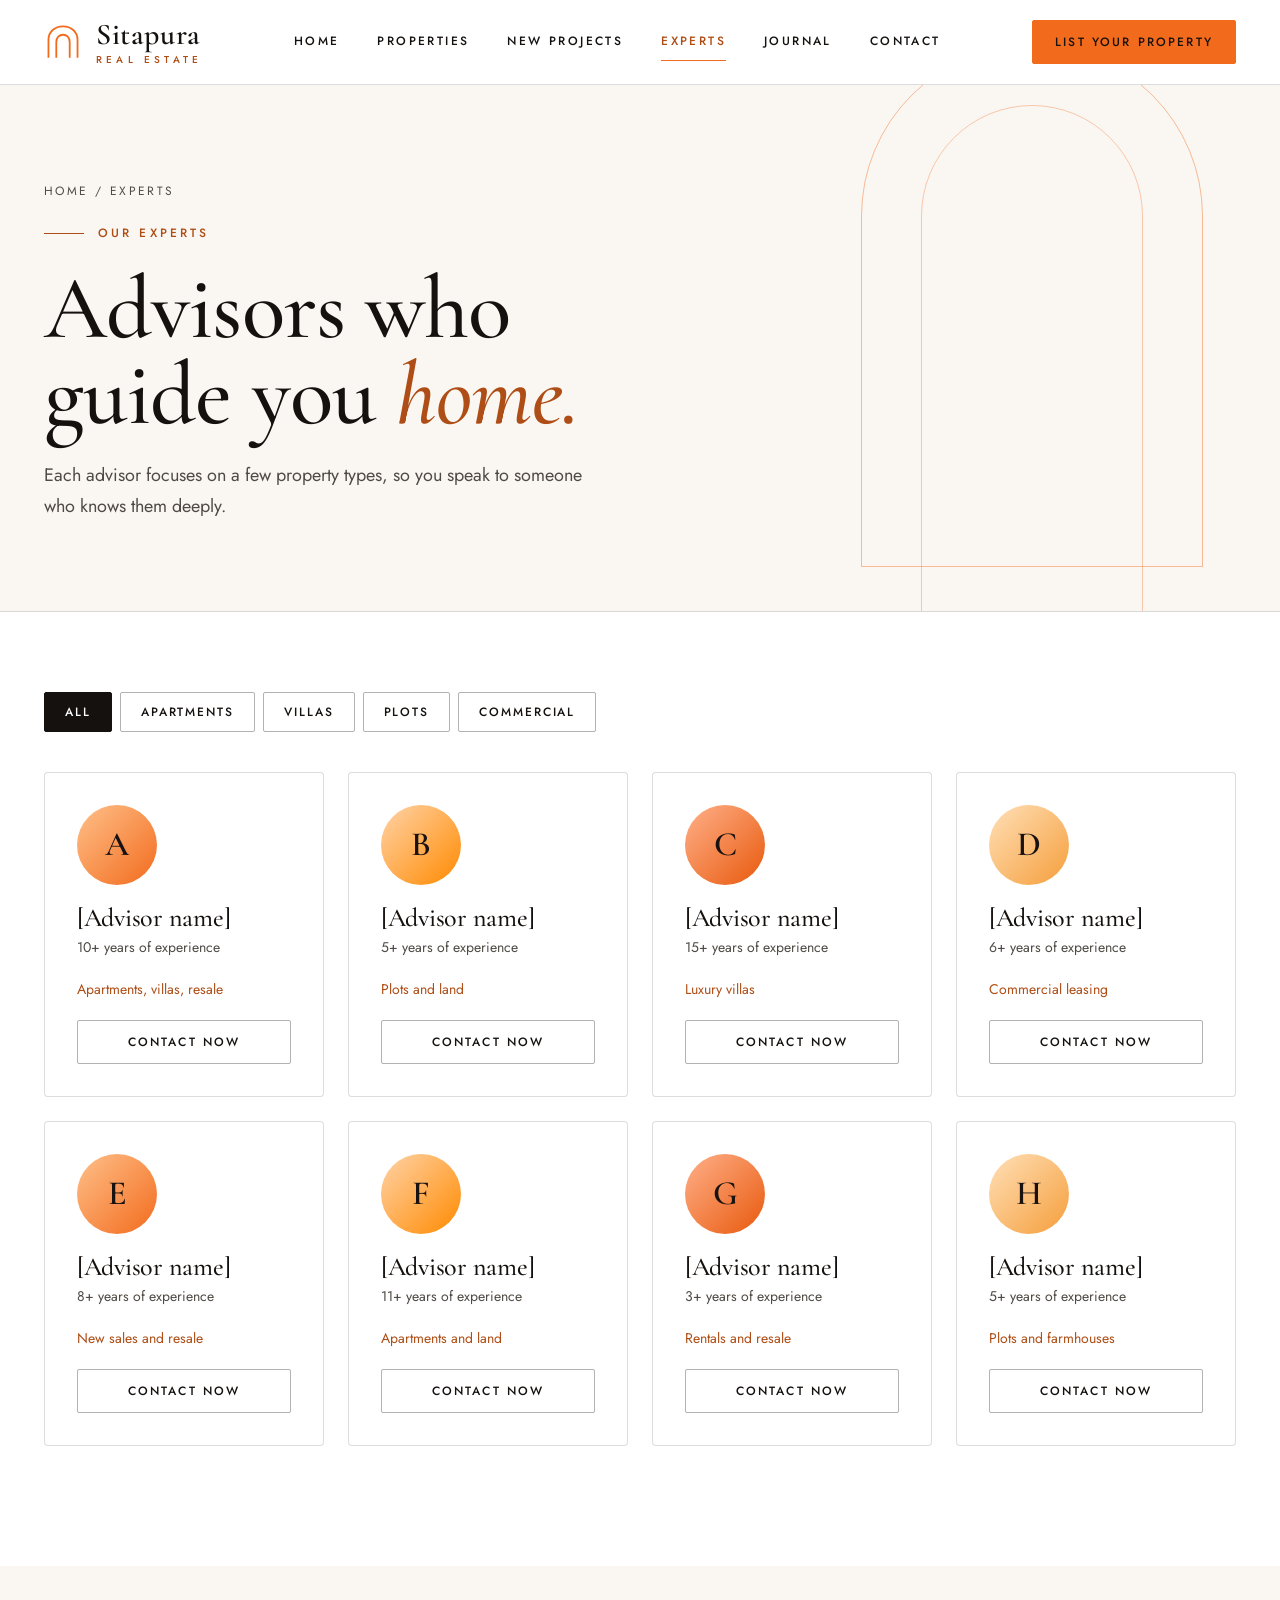
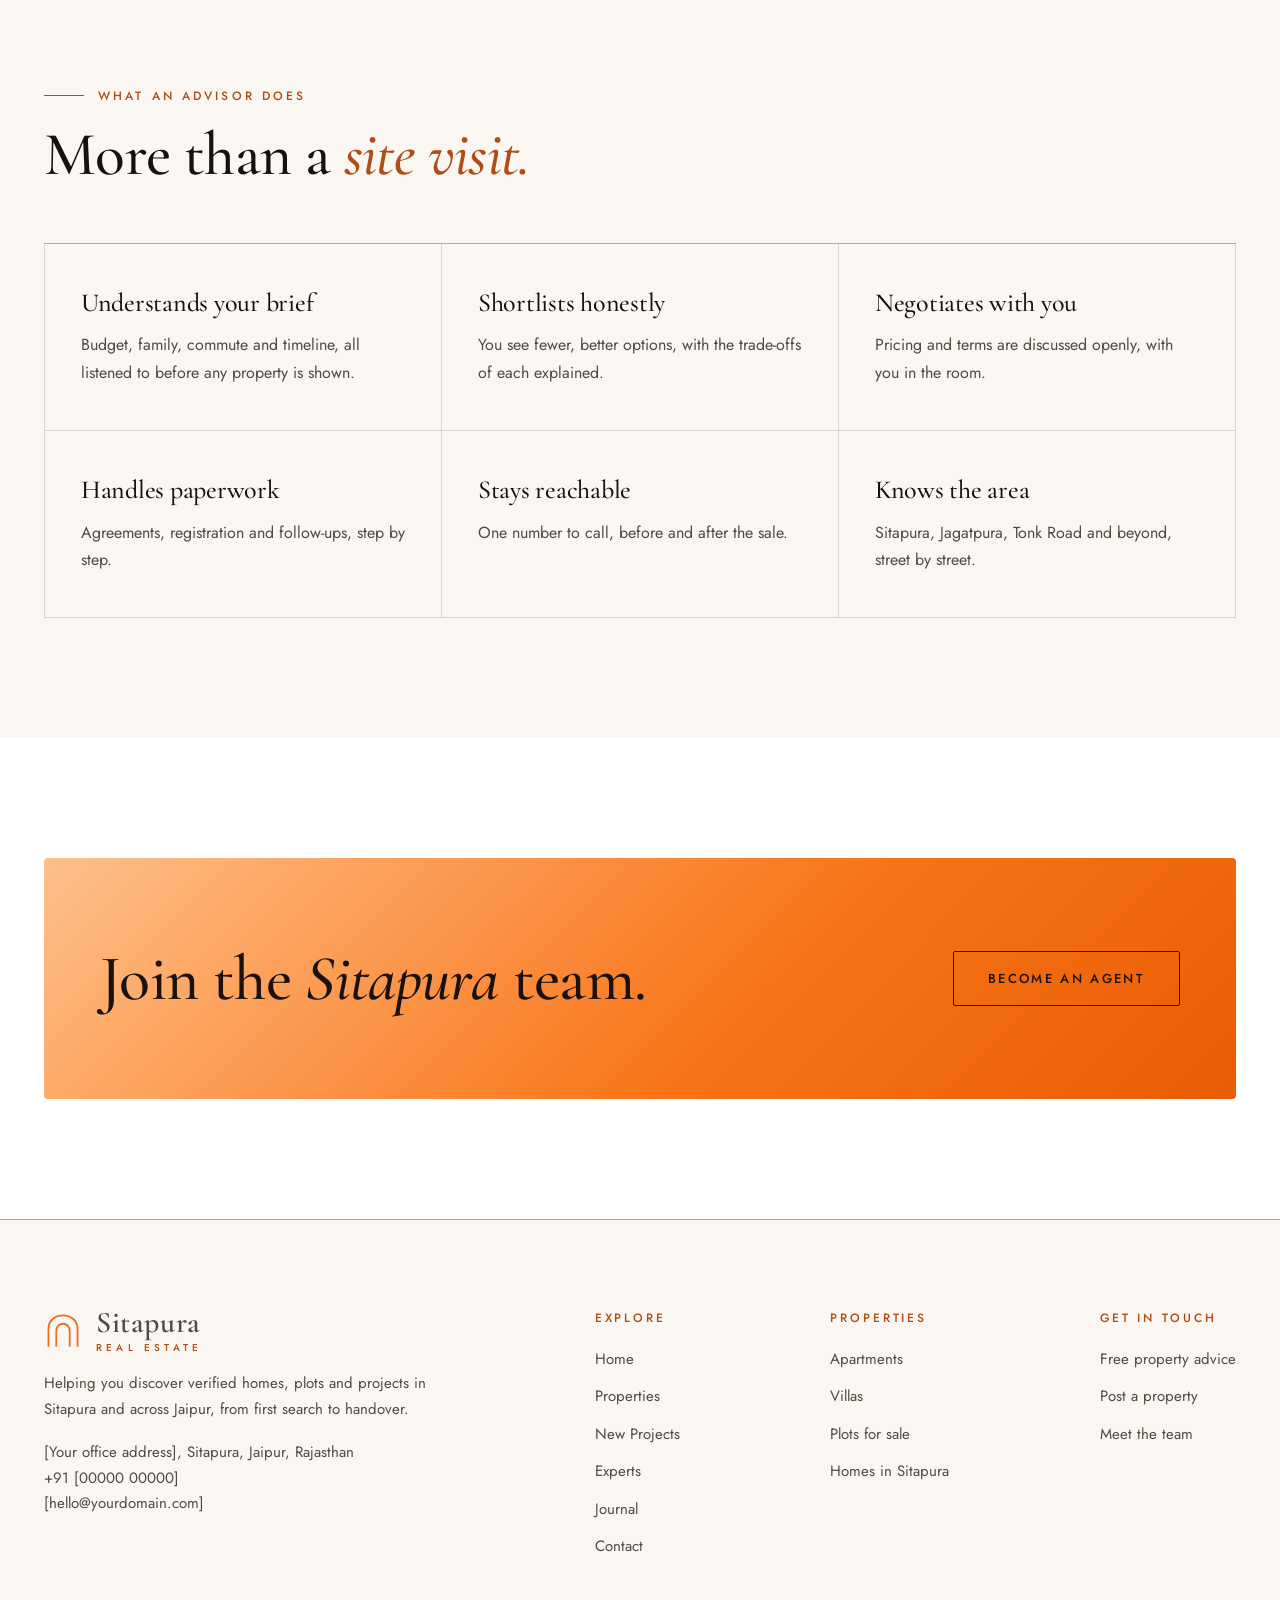
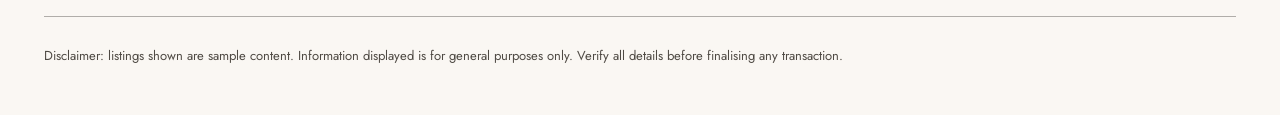
<file: experts.html>
<!doctype html>
<html lang="en">
<head>
<meta charset="utf-8">
<meta name="viewport" content="width=device-width,initial-scale=1">
<title>Experts | Sitapura Real Estate</title>
<meta name="description" content="Meet the property advisors at Sitapura Real Estate.">
<link rel="preconnect" href="https://fonts.googleapis.com">
<link href="https://fonts.googleapis.com/css2?family=Cormorant+Garamond:ital,wght@0,400;0,500;0,600;1,400;1,500&family=Jost:wght@400;500&display=swap" rel="stylesheet">
<link rel="stylesheet" href="style.css">
</head>
<body>
<div id="site-header"></div>

<main>
<div class="phero"><div class="wrap">
<div class="crumbs"><a href="index.html">Home</a> / Experts</div>
<span class="eyebrow">Our experts</span>
<h1>Advisors who guide you <em>home.</em></h1>
<p class="lead">Each advisor focuses on a few property types, so you speak to someone who knows them deeply.</p>
</div></div>

<section class="sec" style="padding-top:80px"><div class="wrap">
<div class="tabs" id="tabs" role="group" aria-label="Filter by specialty" style="margin-bottom:40px"></div>
<div class="row" id="list"></div>
<div class="empty" id="none" hidden>No advisor in this category yet.</div>
</div></section>

<section class="sec tint"><div class="wrap">
<div class="head"><span class="eyebrow">What an advisor does</span><h2>More than a <em>site visit.</em></h2></div>
<div class="grid3">
<div><h3>Understands your brief</h3><p class="muted">Budget, family, commute and timeline, all listened to before any property is shown.</p></div>
<div><h3>Shortlists honestly</h3><p class="muted">You see fewer, better options, with the trade-offs of each explained.</p></div>
<div><h3>Negotiates with you</h3><p class="muted">Pricing and terms are discussed openly, with you in the room.</p></div>
<div><h3>Handles paperwork</h3><p class="muted">Agreements, registration and follow-ups, step by step.</p></div>
<div><h3>Stays reachable</h3><p class="muted">One number to call, before and after the sale.</p></div>
<div><h3>Knows the area</h3><p class="muted">Sitapura, Jagatpura, Tonk Road and beyond, street by street.</p></div>
</div>
</div></section>

<section class="sec"><div class="wrap">
<div class="cta">
<h2>Join the <em>Sitapura</em> team.</h2>
<a class="btn line" href="contact.html#list">Become an agent</a>
</div>
</div></section>
</main>

<div id="site-footer"></div>
<script src="data.js"></script>
<script src="layout.js"></script>
<script>
(function(){
var $=function(i){return document.getElementById(i)};
var cat='All';
var CATS=['All','Apartments','Villas','Plots','Commercial'];
var E=[
['A','10+ years',['Apartments','Villas'],'Apartments, villas, resale','#FFC08A,#F26B1D'],
['B','5+ years',['Plots'],'Plots and land','#FFD3A8,#FF8A00'],
['C','15+ years',['Villas'],'Luxury villas','#FFB08A,#E8590C'],
['D','6+ years',['Commercial'],'Commercial leasing','#FFE0B8,#F59E3B'],
['E','8+ years',['Apartments'],'New sales and resale','#FFC08A,#F26B1D'],
['F','11+ years',['Apartments','Plots'],'Apartments and land','#FFD3A8,#FF8A00'],
['G','3+ years',['Apartments','Villas'],'Rentals and resale','#FFB08A,#E8590C'],
['H','5+ years',['Plots','Villas'],'Plots and farmhouses','#FFE0B8,#F59E3B']
];
function render(){
  var l=E.filter(function(e){return cat==='All'||e[2].indexOf(cat)>-1});
  $('list').innerHTML=l.map(function(e){return '<div class="card expert lift"><div class="av" style="background:linear-gradient(135deg,'+e[4]+')">'+e[0]+'</div><div><h3>[Advisor name]</h3><span class="muted" style="font-size:14px">'+e[1]+' of experience</span></div><div style="font-size:14px;color:var(--accent-text)">'+e[3]+'</div><a class="btn line sm" href="contact.html#enquire" style="margin-top:auto">Contact now</a></div>'}).join('');
  $('none').hidden=l.length>0;
  $('tabs').innerHTML=CATS.map(function(c){return '<button type="button" class="tab'+(cat===c?' on':'')+'" data-c="'+c+'">'+c+'</button>'}).join('');
}
$('tabs').addEventListener('click',function(e){var b=e.target.closest('[data-c]');if(b){cat=b.getAttribute('data-c');render()}});
render();
})();
</script>
</body>
</html>
</file>
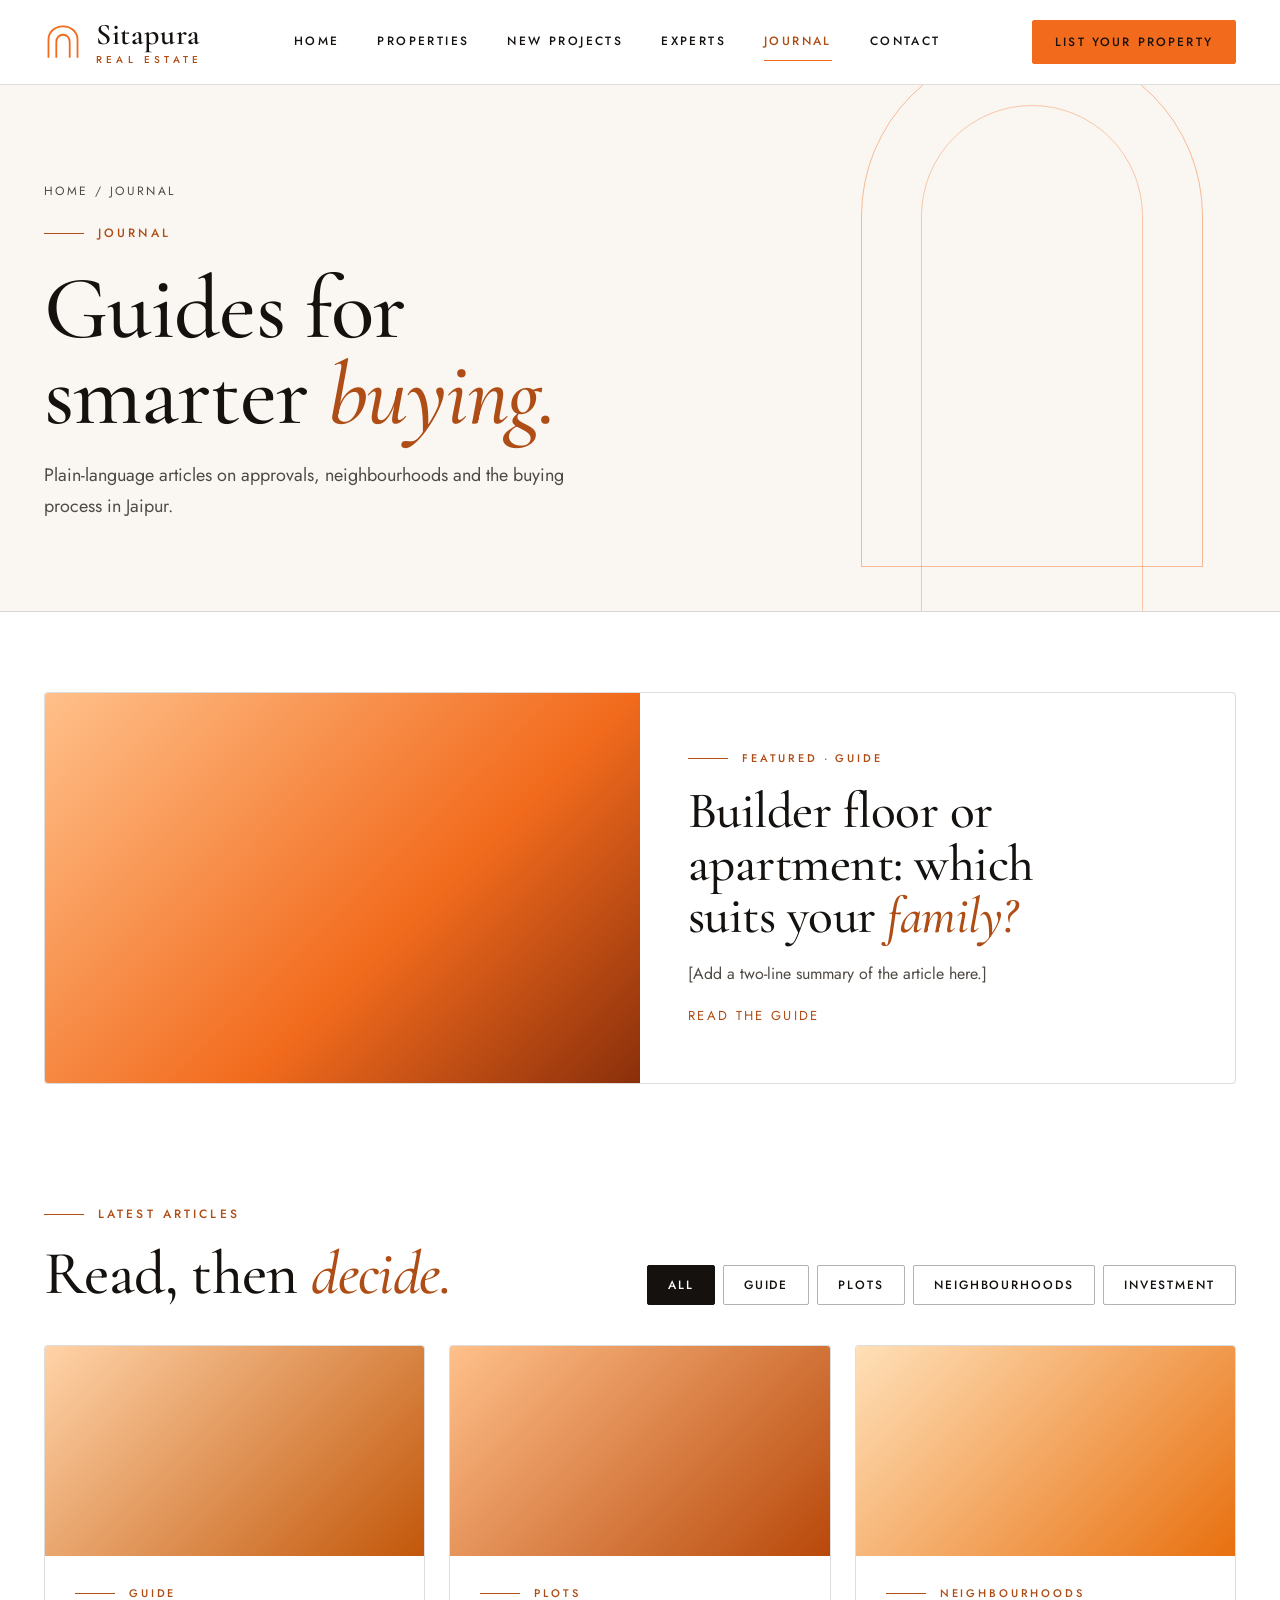
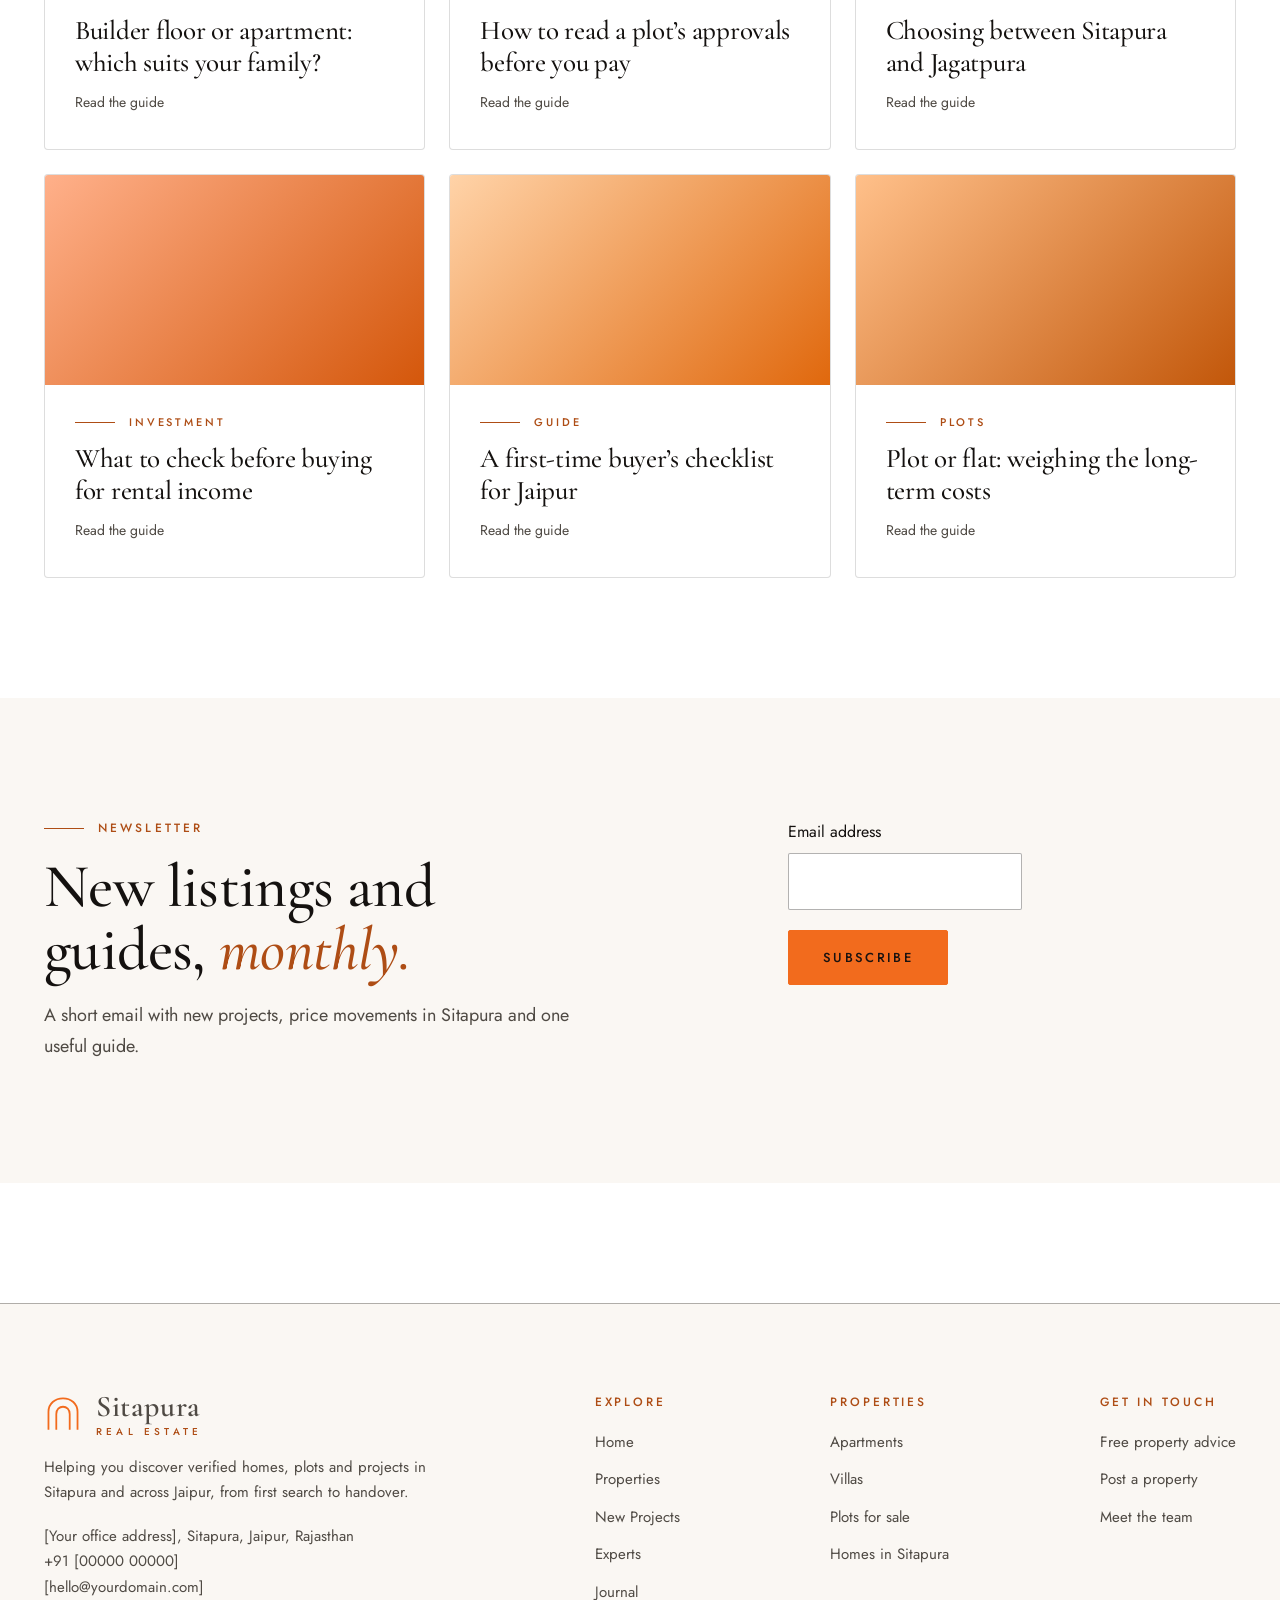
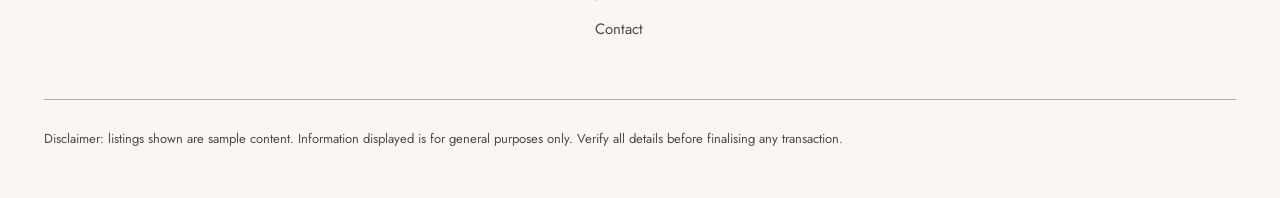
<file: journal.html>
<!doctype html>
<html lang="en">
<head>
<meta charset="utf-8">
<meta name="viewport" content="width=device-width,initial-scale=1">
<title>Journal | Sitapura Real Estate</title>
<meta name="description" content="Guides and articles on buying property in Sitapura and Jaipur.">
<link rel="preconnect" href="https://fonts.googleapis.com">
<link href="https://fonts.googleapis.com/css2?family=Cormorant+Garamond:ital,wght@0,400;0,500;0,600;1,400;1,500&family=Jost:wght@400;500&display=swap" rel="stylesheet">
<link rel="stylesheet" href="style.css">
</head>
<body>
<div id="site-header"></div>

<main>
<div class="phero"><div class="wrap">
<div class="crumbs"><a href="index.html">Home</a> / Journal</div>
<span class="eyebrow">Journal</span>
<h1>Guides for smarter <em>buying.</em></h1>
<p class="lead">Plain-language articles on approvals, neighbourhoods and the buying process in Jaipur.</p>
</div></div>

<section class="sec" style="padding-top:80px"><div class="wrap">
<a class="card lift" href="#posts" style="display:flex;flex-wrap:wrap;overflow:hidden;background:#fff">
<div style="flex:1 1 420px;min-height:340px;background:linear-gradient(135deg,#FFC08A,#F26B1D 60%,#8A2F0B)"></div>
<div style="flex:1 1 420px;padding:56px 48px;display:flex;flex-direction:column;gap:18px;justify-content:center">
<span class="eyebrow" style="font-size:11px">Featured &middot; Guide</span>
<h2 style="font-size:clamp(34px,4vw,52px)">Builder floor or apartment: which suits your <em>family?</em></h2>
<p class="muted">[Add a two-line summary of the article here.]</p>
<span style="font-size:13px;letter-spacing:.18em;text-transform:uppercase;color:var(--accent-text)">Read the guide</span>
</div>
</a>
</div></section>

<section class="sec" id="posts"><div class="wrap">
<div style="display:flex;flex-wrap:wrap;gap:24px;justify-content:space-between;align-items:flex-end;margin-bottom:40px">
<div class="head" style="margin:0"><span class="eyebrow">Latest articles</span><h2>Read, then <em>decide.</em></h2></div>
<div class="tabs" id="tabs" role="group" aria-label="Filter by topic"></div>
</div>
<div class="row" id="list"></div>
</div></section>

<section class="sec tint"><div class="wrap">
<div class="split" style="align-items:flex-start">
<div class="head" style="margin:0"><span class="eyebrow">Newsletter</span><h2>New listings and guides, <em>monthly.</em></h2><p class="lead">A short email with new projects, price movements in Sitapura and one useful guide.</p></div>
<form class="form" id="nform" novalidate>
<label>Email address<input type="email" id="n-email" autocomplete="email" required></label>
<button class="btn" type="submit" style="align-self:flex-start">Subscribe</button>
<div class="ok" id="n-ok" hidden>Thank you for subscribing.</div>
</form>
</div>
</div></section>
</main>

<div id="site-footer"></div>
<script src="data.js"></script>
<script src="layout.js"></script>
<script>
(function(){
var $=function(i){return document.getElementById(i)};
var cat='All';
var CATS=['All','Guide','Plots','Neighbourhoods','Investment'];
var P=[
['Guide','Builder floor or apartment: which suits your family?','#FFD3A8,#C2570A'],
['Plots','How to read a plot’s approvals before you pay','#FFC08A,#B8480A'],
['Neighbourhoods','Choosing between Sitapura and Jagatpura','#FFE0B8,#E8700F'],
['Investment','What to check before buying for rental income','#FFB08A,#D4570B'],
['Guide','A first-time buyer’s checklist for Jaipur','#FFD3A8,#E0680D'],
['Plots','Plot or flat: weighing the long-term costs','#FFC08A,#C2570A']
];
function render(){
  var l=P.filter(function(p){return cat==='All'||p[0]===cat});
  $('list').innerHTML=l.map(function(b){return '<a class="card post lift" href="#posts"><div class="pic" style="background:linear-gradient(135deg,'+b[2]+')"></div><div class="pb"><span class="eyebrow" style="font-size:11px">'+b[0]+'</span><h3>'+b[1]+'</h3><span class="muted" style="font-size:14px">Read the guide</span></div></a>'}).join('');
  $('tabs').innerHTML=CATS.map(function(c){return '<button type="button" class="tab'+(cat===c?' on':'')+'" data-c="'+c+'">'+c+'</button>'}).join('');
}
$('tabs').addEventListener('click',function(e){var b=e.target.closest('[data-c]');if(b){cat=b.getAttribute('data-c');render()}});
$('nform').addEventListener('submit',function(e){e.preventDefault();$('n-ok').hidden=false});
render();
})();
</script>
</body>
</html>
</file>
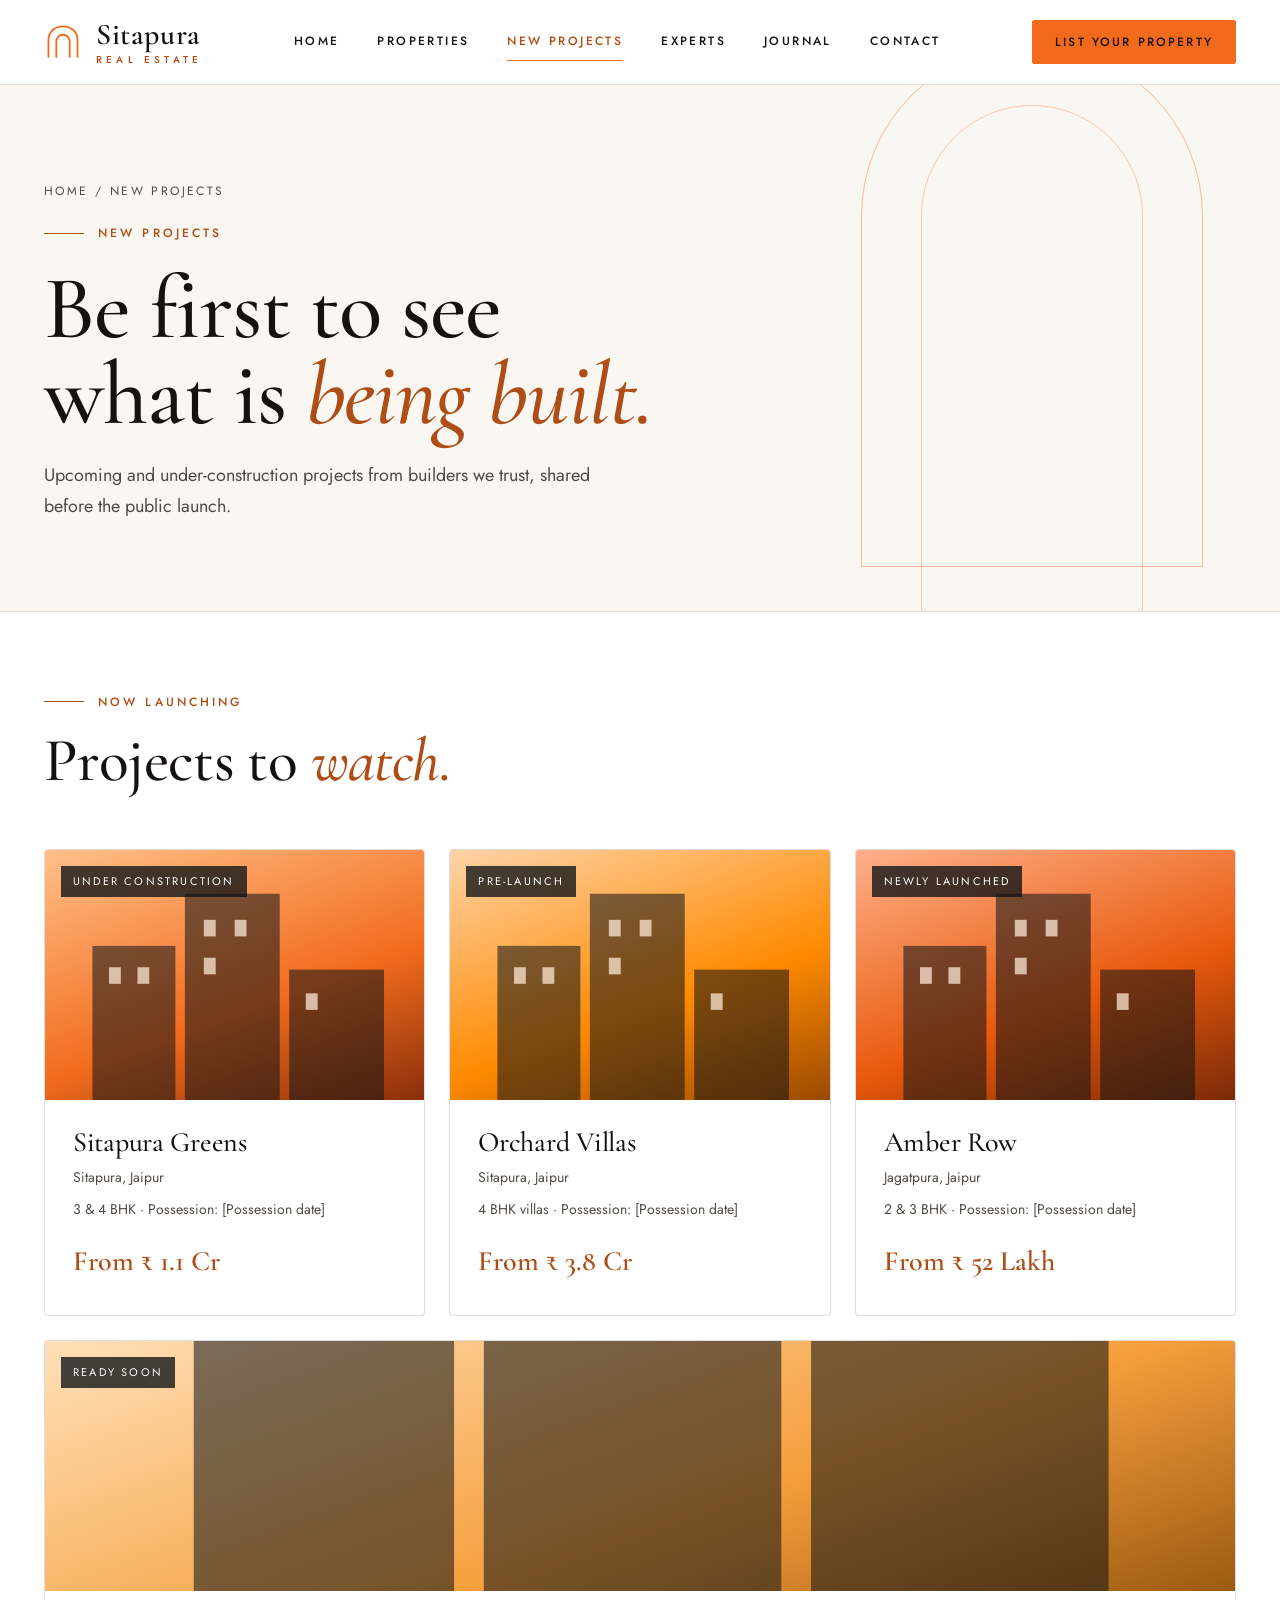
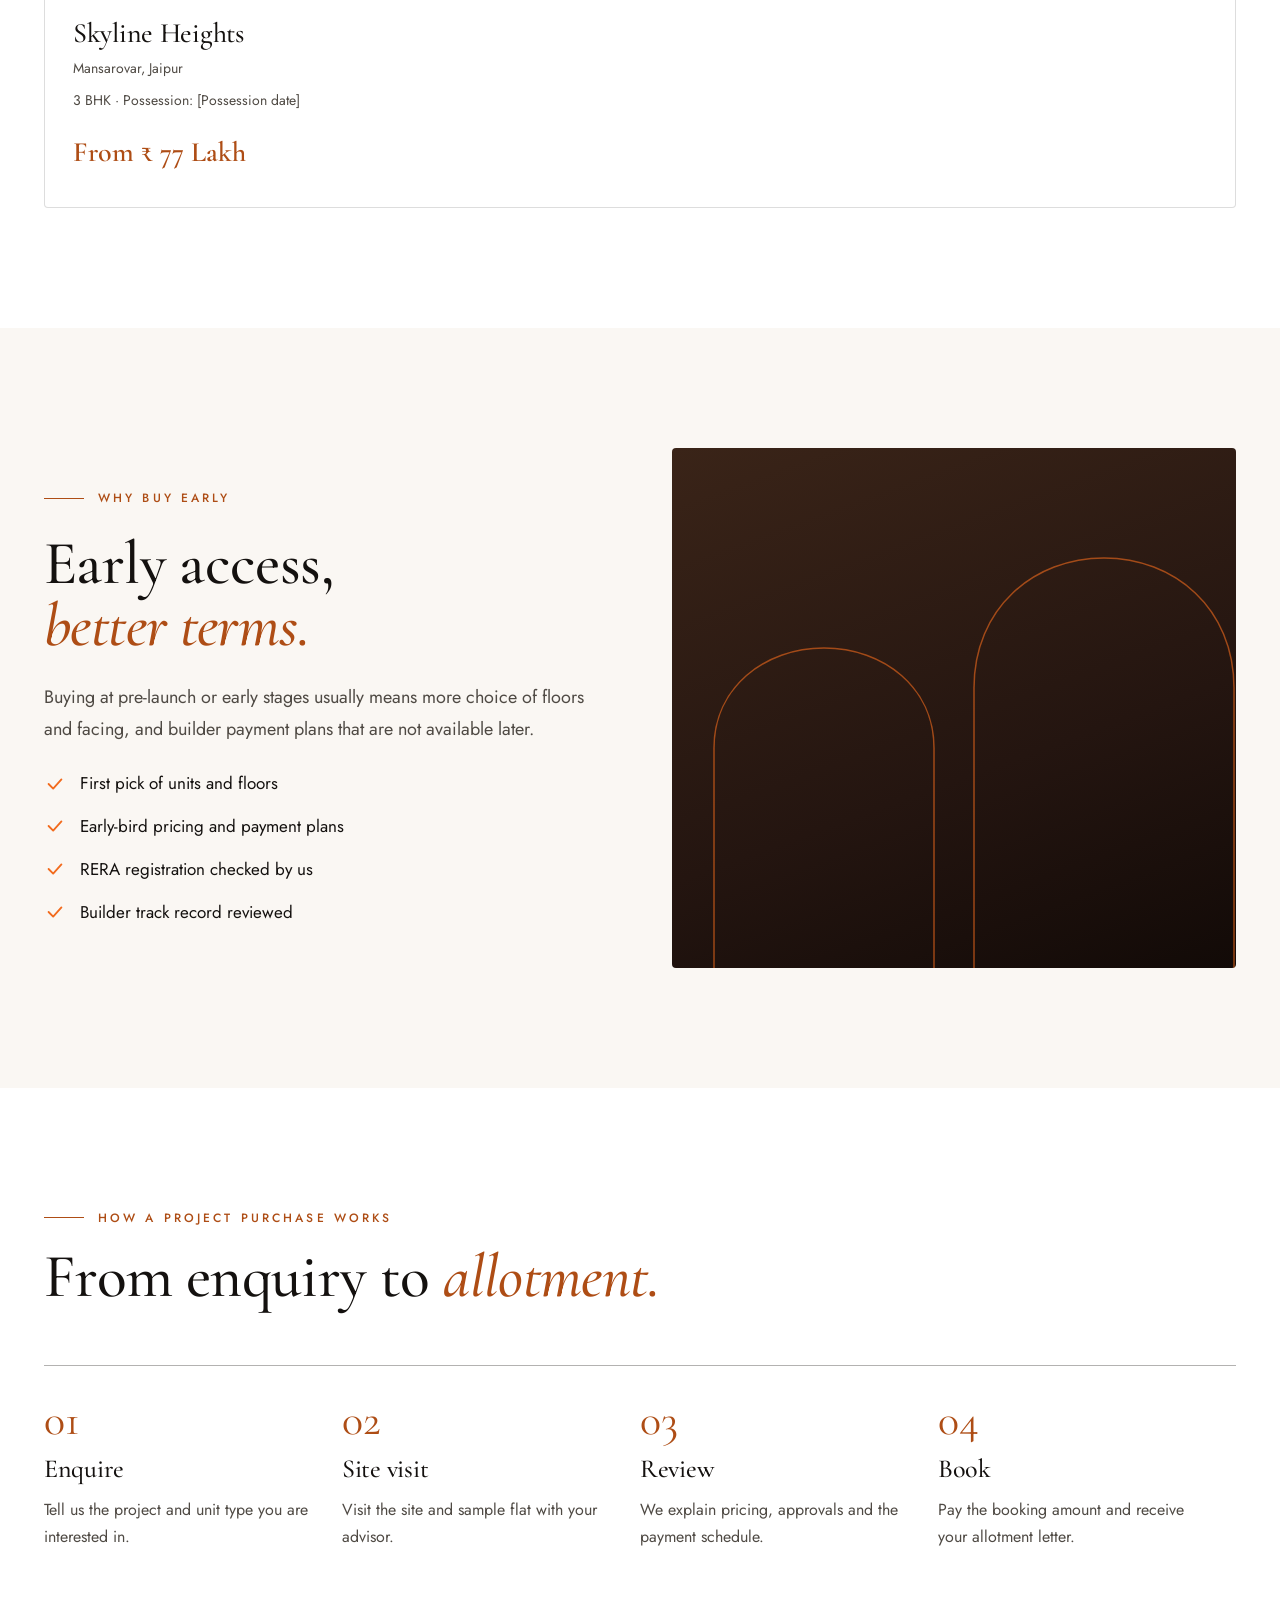
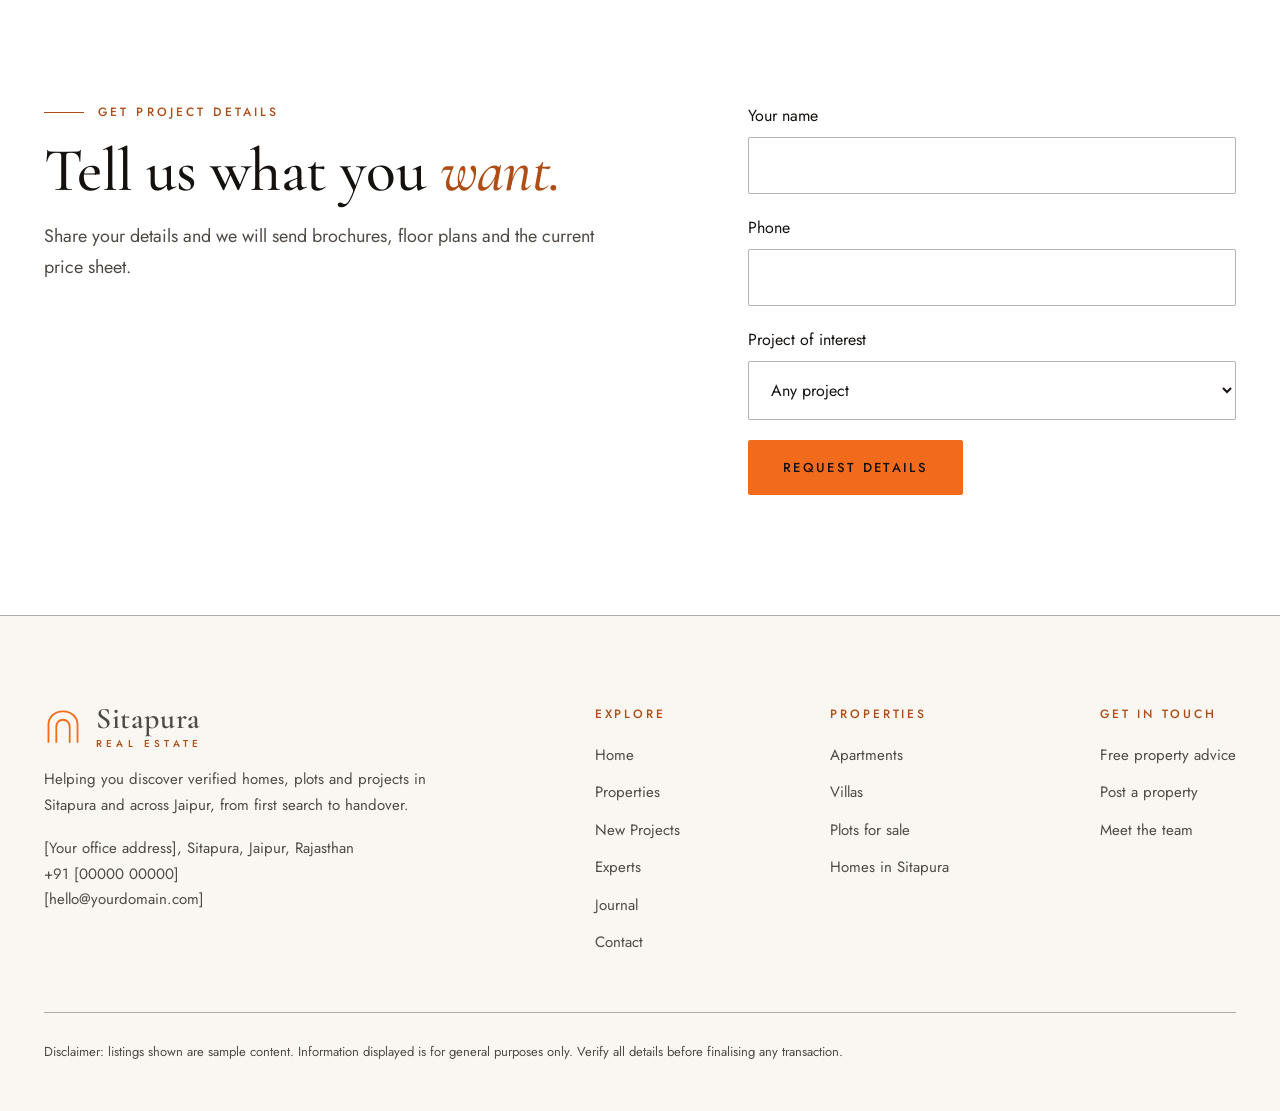
<file: new-projects.html>
<!doctype html>
<html lang="en">
<head>
<meta charset="utf-8">
<meta name="viewport" content="width=device-width,initial-scale=1">
<title>New Projects | Sitapura Real Estate</title>
<meta name="description" content="Upcoming and under-construction residential projects in Sitapura and Jaipur.">
<link rel="preconnect" href="https://fonts.googleapis.com">
<link href="https://fonts.googleapis.com/css2?family=Cormorant+Garamond:ital,wght@0,400;0,500;0,600;1,400;1,500&family=Jost:wght@400;500&display=swap" rel="stylesheet">
<link rel="stylesheet" href="style.css">
</head>
<body>
<div id="site-header"></div>

<main>
<div class="phero"><div class="wrap">
<div class="crumbs"><a href="index.html">Home</a> / New projects</div>
<span class="eyebrow">New projects</span>
<h1>Be first to see what is <em>being built.</em></h1>
<p class="lead">Upcoming and under-construction projects from builders we trust, shared before the public launch.</p>
</div></div>

<section class="sec" style="padding-top:80px"><div class="wrap">
<div class="head"><span class="eyebrow">Now launching</span><h2>Projects to <em>watch.</em></h2></div>
<div class="row" id="proj"></div>
</div></section>

<section class="sec tint"><div class="wrap">
<div class="split">
<div style="display:flex;flex-direction:column;gap:24px">
<span class="eyebrow">Why buy early</span>
<h2>Early access, <em>better terms.</em></h2>
<p class="lead">Buying at pre-launch or early stages usually means more choice of floors and facing, and builder payment plans that are not available later.</p>
<div style="display:flex;flex-direction:column;gap:14px">
<div class="check"><svg width="22" height="22" viewBox="0 0 24 24" fill="none" stroke="#F26B1D" stroke-width="2" stroke-linecap="round" stroke-linejoin="round" aria-hidden="true"><path d="M5 12l5 5 9-10"/></svg>First pick of units and floors</div>
<div class="check"><svg width="22" height="22" viewBox="0 0 24 24" fill="none" stroke="#F26B1D" stroke-width="2" stroke-linecap="round" stroke-linejoin="round" aria-hidden="true"><path d="M5 12l5 5 9-10"/></svg>Early-bird pricing and payment plans</div>
<div class="check"><svg width="22" height="22" viewBox="0 0 24 24" fill="none" stroke="#F26B1D" stroke-width="2" stroke-linecap="round" stroke-linejoin="round" aria-hidden="true"><path d="M5 12l5 5 9-10"/></svg>RERA registration checked by us</div>
<div class="check"><svg width="22" height="22" viewBox="0 0 24 24" fill="none" stroke="#F26B1D" stroke-width="2" stroke-linecap="round" stroke-linejoin="round" aria-hidden="true"><path d="M5 12l5 5 9-10"/></svg>Builder track record reviewed</div>
</div>
</div>
<div class="panel" aria-hidden="true"><svg viewBox="0 0 600 520" preserveAspectRatio="xMidYMax slice"><g fill="none" stroke="#F26B1D" stroke-width="1.5" opacity=".6"><path d="M60 520V300c0-60 50-100 110-100s110 40 110 100v220"/><path d="M320 520V240c0-80 60-130 130-130s130 50 130 130v280"/></g></svg></div>
</div>
</div></section>

<section class="sec"><div class="wrap">
<div class="head"><span class="eyebrow">How a project purchase works</span><h2>From enquiry to <em>allotment.</em></h2></div>
<div class="tl">
<div><span class="n">01</span><h3>Enquire</h3><p class="muted">Tell us the project and unit type you are interested in.</p></div>
<div><span class="n">02</span><h3>Site visit</h3><p class="muted">Visit the site and sample flat with your advisor.</p></div>
<div><span class="n">03</span><h3>Review</h3><p class="muted">We explain pricing, approvals and the payment schedule.</p></div>
<div><span class="n">04</span><h3>Book</h3><p class="muted">Pay the booking amount and receive your allotment letter.</p></div>
</div>
</div></section>

<section class="sec"><div class="wrap">
<div class="split" style="align-items:flex-start">
<div class="head" style="margin:0"><span class="eyebrow">Get project details</span><h2>Tell us what you <em>want.</em></h2><p class="lead">Share your details and we will send brochures, floor plans and the current price sheet.</p></div>
<form class="form" id="pform" novalidate>
<div class="two"><label>Your name<input type="text" id="p-name" autocomplete="name" required></label><label>Phone<input type="tel" id="p-phone" autocomplete="tel" required></label></div>
<label>Project of interest<select id="p-proj"></select></label>
<button class="btn" type="submit" style="align-self:flex-start">Request details</button>
<div class="ok" id="p-ok" hidden>Thank you. An advisor will contact you shortly.</div>
</form>
</div>
</div></section>
</main>

<div id="site-footer"></div>
<script src="data.js"></script>
<script src="layout.js"></script>
<script>
(function(){
var $=function(i){return document.getElementById(i)};
var P=[
['Sitapura Greens','Sitapura','Under construction','3 & 4 BHK','From ₹ 1.1 Cr','[Possession date]','#FFC08A,#F26B1D 60%,#8A2F0B'],
['Orchard Villas','Sitapura','Pre-launch','4 BHK villas','From ₹ 3.8 Cr','[Possession date]','#FFD3A8,#FF8A00 60%,#9A4A00'],
['Amber Row','Jagatpura','Newly launched','2 & 3 BHK','From ₹ 52 Lakh','[Possession date]','#FFB08A,#E8590C 60%,#7A2A08'],
['Skyline Heights','Mansarovar','Ready soon','3 BHK','From ₹ 77 Lakh','[Possession date]','#FFE0B8,#F59E3B 60%,#9C5A12']
];
$('proj').innerHTML=P.map(function(p){return '<a class="card prop lift" href="#pform" data-p="'+p[0]+'"><div class="img" style="background:linear-gradient(160deg,'+p[6]+')">'+window.SK+'<span class="tag">'+p[2]+'</span></div><div class="body"><h3>'+p[0]+'</h3><div class="meta">'+p[1]+', Jaipur</div><div class="meta">'+p[3]+' &middot; Possession: '+p[5]+'</div><div class="price">'+p[4]+'</div></div></a>'}).join('');
$('p-proj').innerHTML='<option value="">Any project</option>'+P.map(function(p){return '<option>'+p[0]+'</option>'}).join('');
$('proj').addEventListener('click',function(e){var a=e.target.closest('[data-p]');if(a)$('p-proj').value=a.getAttribute('data-p')});
$('pform').addEventListener('submit',function(e){e.preventDefault();$('p-ok').hidden=false});
})();
</script>
</body>
</html>
</file>
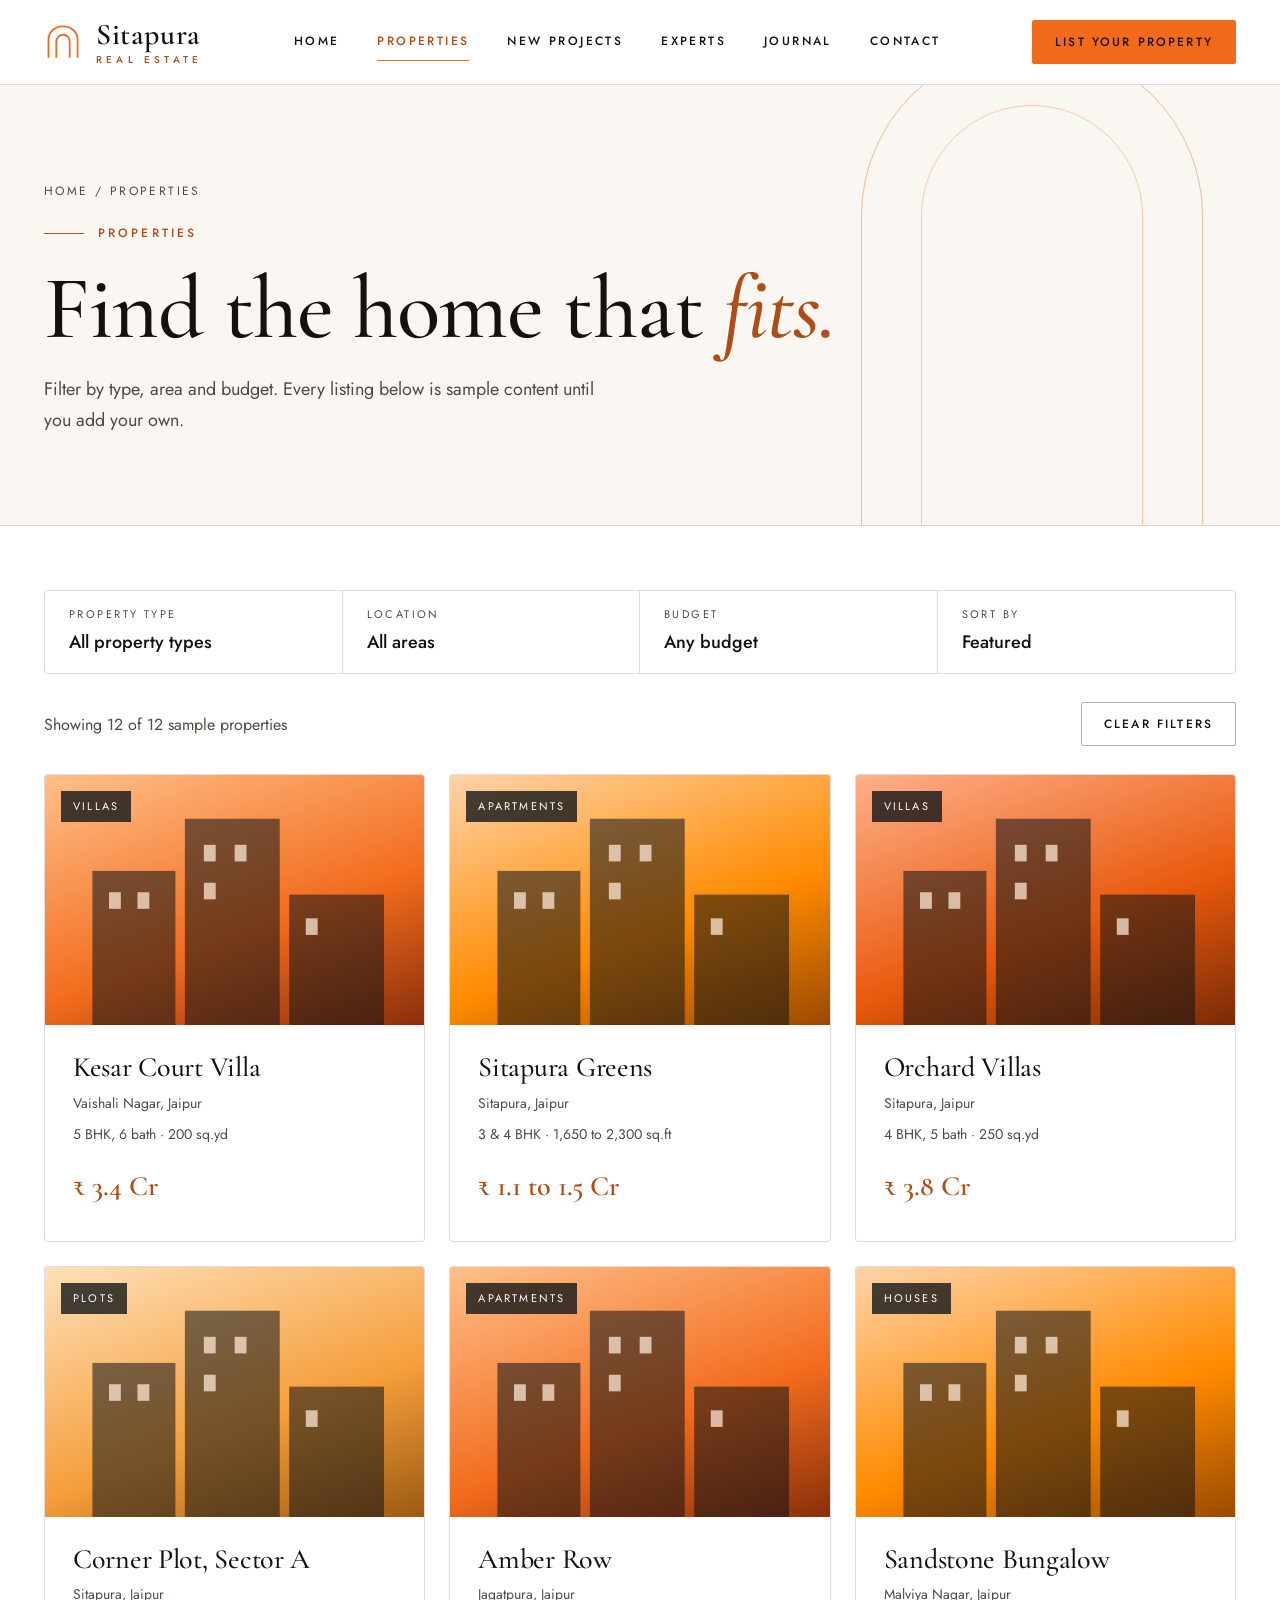
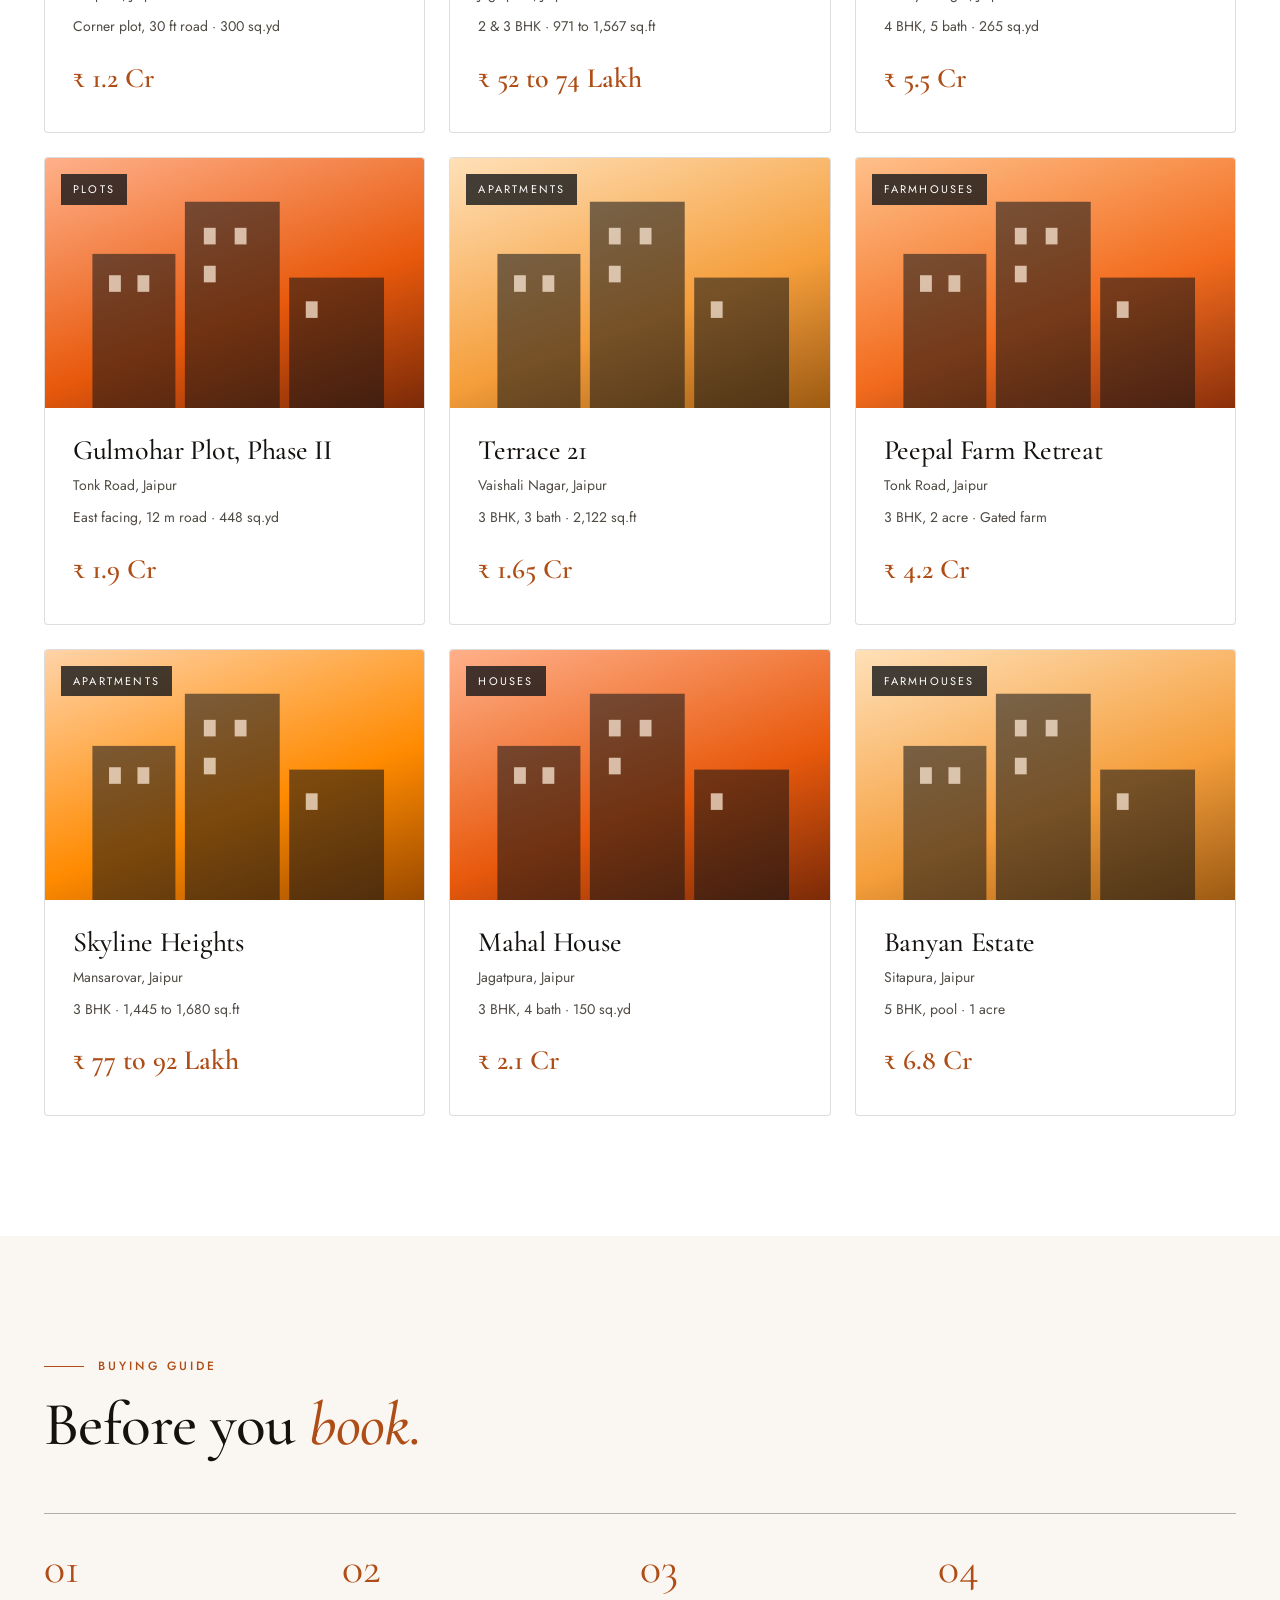
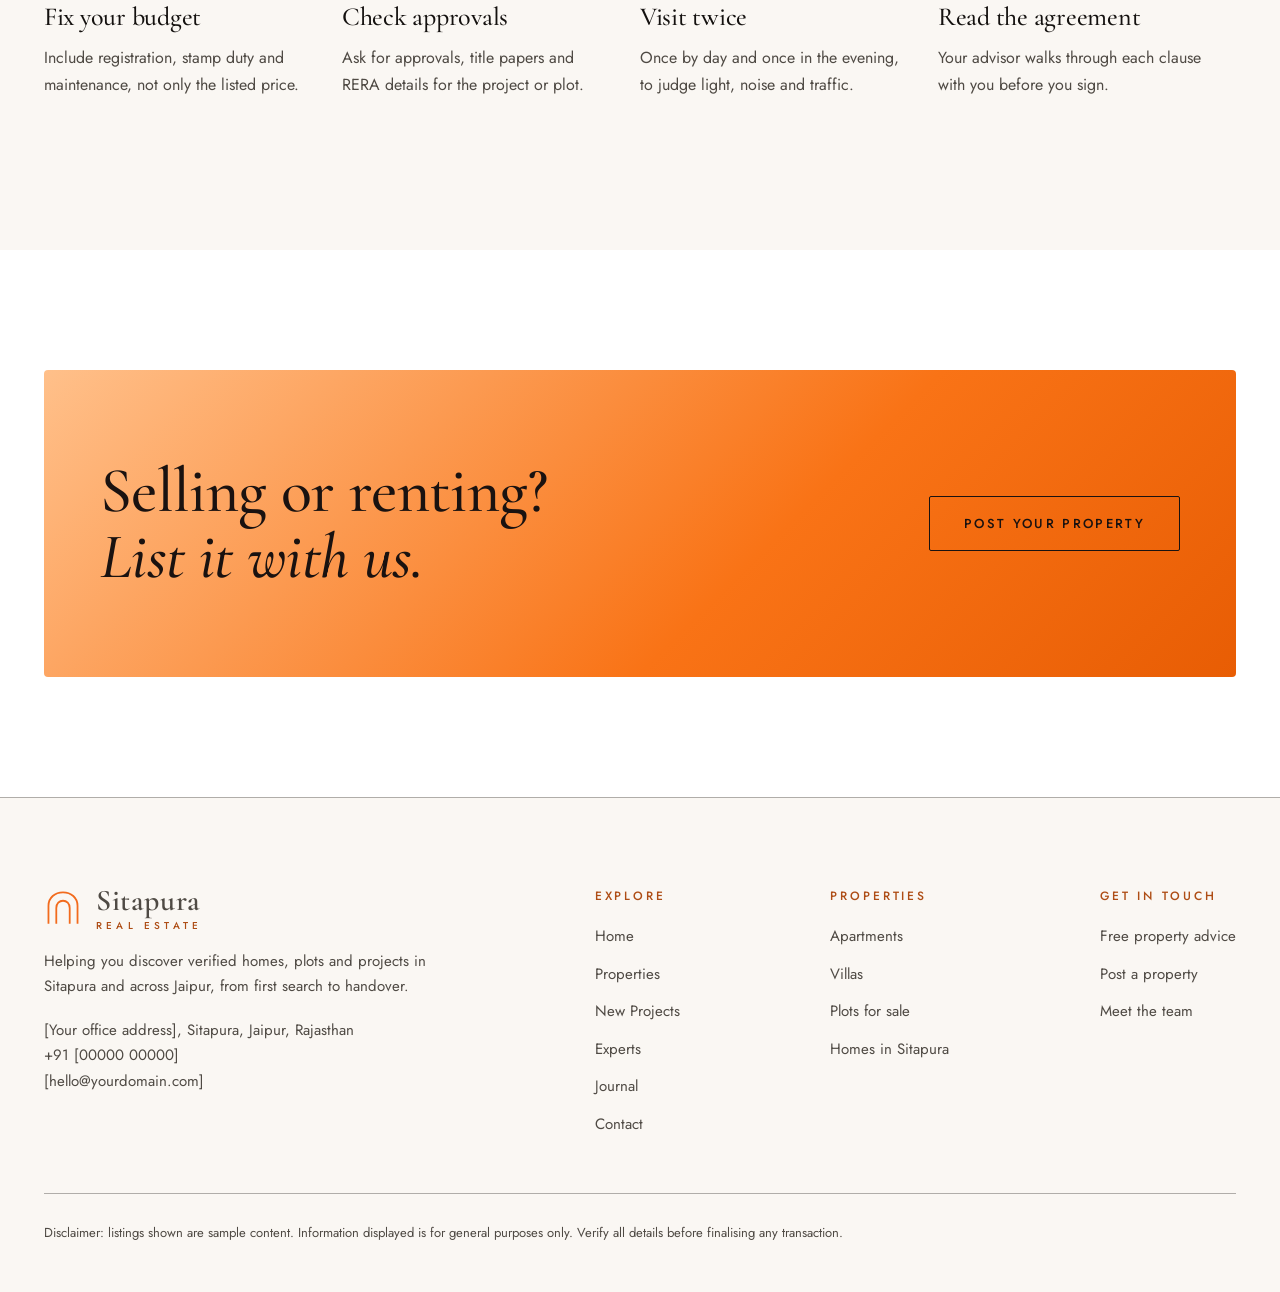
<file: properties.html>
<!doctype html>
<html lang="en">
<head>
<meta charset="utf-8">
<meta name="viewport" content="width=device-width,initial-scale=1">
<title>Properties | Sitapura Real Estate</title>
<meta name="description" content="Browse apartments, villas, houses, plots and farmhouses in Sitapura and across Jaipur.">
<link rel="preconnect" href="https://fonts.googleapis.com">
<link href="https://fonts.googleapis.com/css2?family=Cormorant+Garamond:ital,wght@0,400;0,500;0,600;1,400;1,500&family=Jost:wght@400;500&display=swap" rel="stylesheet">
<link rel="stylesheet" href="style.css">
</head>
<body>
<div id="site-header"></div>

<main>
<div class="phero"><div class="wrap">
<div class="crumbs"><a href="index.html">Home</a> / Properties</div>
<span class="eyebrow">Properties</span>
<h1>Find the home that <em>fits.</em></h1>
<p class="lead">Filter by type, area and budget. Every listing below is sample content until you add your own.</p>
</div></div>

<section class="sec" style="padding-top:64px"><div class="wrap">
<form class="filters" onsubmit="return false" aria-label="Filter properties">
<label class="field" for="f-type"><span>Property type</span>
<select id="f-type"><option value="All">All property types</option><option>Apartments</option><option>Villas</option><option>Houses</option><option>Plots</option><option>Farmhouses</option></select></label>
<label class="field" for="f-loc"><span>Location</span>
<select id="f-loc"><option value="All areas">All areas</option><option>Sitapura</option><option>Jagatpura</option><option>Tonk Road</option><option>Malviya Nagar</option><option>Mansarovar</option><option>Vaishali Nagar</option></select></label>
<label class="field" for="f-price"><span>Budget</span>
<select id="f-price"><option value="Any">Any budget</option><option>Under 1 Cr</option><option>1 to 3 Cr</option><option>Above 3 Cr</option></select></label>
<label class="field" for="f-sort"><span>Sort by</span>
<select id="f-sort"><option value="default">Featured</option><option value="low">Price, low to high</option><option value="high">Price, high to low</option></select></label>
</form>
<div style="display:flex;flex-wrap:wrap;gap:16px;justify-content:space-between;align-items:center;margin:28px 0">
<div class="muted" id="count" aria-live="polite"></div>
<button type="button" class="btn line sm" id="reset">Clear filters</button>
</div>
<div class="row" id="cards"></div>
<div class="empty" id="none" hidden>No sample property matches this search. Try another area, type or budget, or <a href="contact.html#enquire" style="color:var(--accent-text);text-decoration:underline">tell us what you need</a>.</div>
</div></section>

<section class="sec tint"><div class="wrap">
<div class="head"><span class="eyebrow">Buying guide</span><h2>Before you <em>book.</em></h2></div>
<div class="tl">
<div><span class="n">01</span><h3>Fix your budget</h3><p class="muted">Include registration, stamp duty and maintenance, not only the listed price.</p></div>
<div><span class="n">02</span><h3>Check approvals</h3><p class="muted">Ask for approvals, title papers and RERA details for the project or plot.</p></div>
<div><span class="n">03</span><h3>Visit twice</h3><p class="muted">Once by day and once in the evening, to judge light, noise and traffic.</p></div>
<div><span class="n">04</span><h3>Read the agreement</h3><p class="muted">Your advisor walks through each clause with you before you sign.</p></div>
</div>
</div></section>

<section class="sec"><div class="wrap">
<div class="cta">
<h2>Selling or renting? <em>List it with us.</em></h2>
<a class="btn line" href="contact.html#list">Post your property</a>
</div>
</div></section>
</main>

<div id="site-footer"></div>
<script src="data.js"></script>
<script src="layout.js"></script>
<script>
(function(){
var $=function(i){return document.getElementById(i)};
var q=new URLSearchParams(location.search);
function setSel(id,val){var s=$(id);if(!val)return;for(var i=0;i<s.options.length;i++){if(s.options[i].value===val){s.value=val;return}}}
setSel('f-type',q.get('type'));setSel('f-loc',q.get('loc'));setSel('f-price',q.get('price'));
function render(){
  var t=$('f-type').value,l=$('f-loc').value,p=$('f-price').value,s=$('f-sort').value;
  var list=window.PROPS.filter(function(x){return (t==='All'||x.type===t)&&(l==='All areas'||x.loc===l)&&window.inBand(x.cr,p)});
  if(s==='low')list=list.slice().sort(function(a,b){return a.cr-b.cr});
  if(s==='high')list=list.slice().sort(function(a,b){return b.cr-a.cr});
  $('cards').innerHTML=list.map(window.propCard).join('');
  $('none').hidden=list.length>0;
  $('count').textContent='Showing '+list.length+' of '+window.PROPS.length+' sample properties';
}
['f-type','f-loc','f-price','f-sort'].forEach(function(id){$(id).addEventListener('change',render)});
$('reset').addEventListener('click',function(){$('f-type').value='All';$('f-loc').value='All areas';$('f-price').value='Any';$('f-sort').value='default';render()});
render();
})();
</script>
</body>
</html>
</file>
<file: style.css>
:root{--accent:#F26B1D;--accent-text:#AE4D15;--ink:#14110F;--muted:#4F4A44;--surface:#FAF7F3;--surface2:#F3EDE6;--line:rgba(20,17,15,.14);--line2:rgba(20,17,15,.32);--serif:'Cormorant Garamond',Georgia,'Times New Roman',serif;--sans:'Jost','Inter',system-ui,sans-serif}
*{box-sizing:border-box}
html{scroll-behavior:smooth}
body{margin:0;background:#fff;color:var(--ink);font-family:var(--sans);font-size:16px;line-height:1.7;-webkit-font-smoothing:antialiased;overflow-x:hidden}
a{color:inherit;text-decoration:none}
h1,h2,h3,h4,p{margin:0}
h1,h2,h3,h4,.serif{font-family:var(--serif);font-weight:500;letter-spacing:-.01em}
em{font-style:italic;color:var(--accent-text)}
img{max-width:100%}
.wrap{width:100%;max-width:1240px;margin:0 auto;padding:0 24px}
.sec{padding:120px 0 0}
.sec.tint{background:var(--surface);padding:120px 0;margin-top:120px}
.eyebrow{display:inline-flex;align-items:center;gap:14px;font-size:12px;letter-spacing:.26em;text-transform:uppercase;color:var(--accent-text);font-weight:500}
.eyebrow::before{content:"";width:40px;height:1px;background:var(--accent-text)}
h2{font-size:clamp(38px,4.8vw,66px);line-height:1.02;text-wrap:balance}
h3{font-size:26px;line-height:1.15}
.lead{font-size:18px;line-height:1.75;color:var(--muted);max-width:560px}
.muted{color:var(--muted)}
.head{display:flex;flex-direction:column;gap:18px;max-width:680px;margin-bottom:56px}
.head.center{margin-left:auto;margin-right:auto;text-align:center;align-items:center}
.row{display:flex;flex-wrap:wrap;gap:24px}
.btn{display:inline-flex;align-items:center;justify-content:center;gap:10px;padding:17px 34px;border-radius:2px;border:1px solid var(--accent);background:var(--accent);color:#1A1210;font:500 13px var(--sans);letter-spacing:.18em;text-transform:uppercase;cursor:pointer;transition:transform .25s,background .25s,color .25s}
.btn:hover{transform:translateY(-2px)}
.btn.dark{background:var(--ink);border-color:var(--ink);color:#fff}
.btn.dark:hover{background:var(--accent);border-color:var(--accent);color:#1A1210}
.btn.line{background:transparent;border-color:var(--line2);color:var(--ink)}
.btn.line:hover{border-color:var(--ink)}
.btn.sm{padding:12px 22px;font-size:12px}
a:focus-visible,button:focus-visible,select:focus-visible,input:focus-visible,textarea:focus-visible,summary:focus-visible{outline:2px solid var(--accent);outline-offset:3px}

/* header */
.site-header{position:sticky;top:0;z-index:50;background:rgba(255,255,255,.94);backdrop-filter:blur(12px);border-bottom:1px solid var(--line)}
.bar{display:flex;align-items:center;justify-content:space-between;gap:24px;height:84px}
.brand{display:flex;align-items:center;gap:14px}
.brand-t{display:flex;flex-direction:column;line-height:1}
.brand-t b{font-family:var(--serif);font-size:30px;font-weight:600;letter-spacing:.02em}
.brand-t small{font-size:10px;letter-spacing:.42em;text-transform:uppercase;color:var(--accent-text);margin-top:5px;font-weight:500}
.menu{display:flex;gap:38px}
.menu a{font-size:12px;letter-spacing:.2em;text-transform:uppercase;font-weight:500;padding:8px 0;border-bottom:1px solid transparent;transition:border-color .2s,color .2s}
.menu a:hover{border-color:var(--line2)}
.menu a.on{color:var(--accent-text);border-color:var(--accent)}
.hdr-actions{display:flex;align-items:center;gap:14px}
.burger{display:none;width:44px;height:44px;border:1px solid var(--line2);background:#fff;border-radius:2px;cursor:pointer;padding:0;flex-direction:column;align-items:center;justify-content:center;gap:5px}
.burger span{display:block;width:20px;height:1.5px;background:var(--ink)}
@media (max-width:980px){
 .burger{display:flex}
 .menu{display:none;position:absolute;left:0;right:0;top:84px;background:#fff;border-bottom:1px solid var(--line);flex-direction:column;gap:0;padding:8px 24px 24px}
 .menu.open{display:flex}
 .menu a{padding:16px 0;border-bottom:1px solid var(--line);font-size:13px}
 .hdr-actions .btn{display:none}
}

/* hero */
.hero{display:flex;flex-wrap:wrap;gap:56px;align-items:center;padding:72px 0 0}
.hero .l{flex:1 1 520px;min-width:0;display:flex;flex-direction:column;gap:30px}
.hero h1{font-size:clamp(52px,7.4vw,112px);line-height:.94;letter-spacing:-.025em;font-weight:500;text-wrap:balance}
.hero .r{flex:1 1 420px;min-width:0;position:relative;height:600px}
.arch1{position:absolute;right:0;top:0;width:64%;height:100%;border-radius:999px 999px 6px 6px;background:linear-gradient(170deg,#FFC08A,#F26B1D 52%,#8A2F0B);overflow:hidden}
.arch2{position:absolute;left:0;bottom:0;width:46%;height:60%;border-radius:999px 999px 6px 6px;border:1px solid rgba(242,107,29,.7);overflow:hidden;background:#1B100B}
.arch1 svg,.arch2 svg{width:100%;height:100%;display:block}
.float{position:absolute;left:6%;top:12%;background:rgba(255,255,255,.95);border:1px solid var(--line);border-radius:4px;padding:18px 22px;display:flex;flex-direction:column;gap:4px;box-shadow:0 24px 60px rgba(20,17,15,.2);animation:floaty 6s ease-in-out infinite}
.float small{font-size:11px;letter-spacing:.22em;text-transform:uppercase;color:var(--muted)}
.float b{font-family:var(--serif);font-size:24px;font-weight:600}
.float span{font-size:14px;color:var(--accent-text)}
@keyframes floaty{0%,100%{transform:translateY(0)}50%{transform:translateY(-10px)}}
@media (max-width:820px){.hero .r{display:none}}

/* search */
.search{background:#fff;border:1px solid var(--line);box-shadow:0 30px 80px rgba(20,17,15,.1);padding:14px;display:flex;flex-wrap:wrap;gap:0;margin-top:64px;border-radius:4px}
.field{flex:1 1 200px;min-width:0;display:flex;flex-direction:column;gap:2px;padding:14px 24px;border-right:1px solid var(--line)}
.field span,.flabel{font-size:11px;letter-spacing:.22em;text-transform:uppercase;color:var(--muted)}
.field select,.field input{background:transparent;color:var(--ink);border:0;font:500 18px var(--sans);padding:4px 0;width:100%;appearance:none;-webkit-appearance:none;border-radius:0}
.search .btn{flex:0 1 200px;min-width:160px}
@media (max-width:700px){.field{border-right:0;border-bottom:1px solid var(--line)}}

/* strip */
.marqwrap{border-top:1px solid var(--line);border-bottom:1px solid var(--line);padding:30px 0;overflow:hidden;margin-top:96px}
.marq{display:flex;gap:64px;white-space:nowrap;width:max-content;animation:drift 42s linear infinite}
.marq span{font-family:var(--serif);font-size:48px;font-style:italic;color:rgba(20,17,15,.5)}
.marq i{font-style:normal;color:var(--accent);margin-left:64px}
@keyframes drift{from{transform:translateX(0)}to{transform:translateX(-50%)}}

/* split */
.split{display:flex;flex-wrap:wrap;gap:64px;align-items:center}
.split>div{flex:1 1 440px;min-width:0}
.panel{min-height:520px;border-radius:4px;position:relative;overflow:hidden;background:linear-gradient(160deg,#3A2418,#241510 60%,#120A07)}
.panel svg{position:absolute;inset:0;width:100%;height:100%}
.stats{display:flex;flex-wrap:wrap;border-top:1px solid var(--line2);margin-top:40px}
.stats div{flex:1 1 140px;padding:28px 0;display:flex;flex-direction:column;gap:2px}
.stats b{font-family:var(--serif);font-size:56px;font-weight:500;color:var(--accent-text);line-height:1}
.stats span{font-size:13px;letter-spacing:.12em;text-transform:uppercase;color:var(--muted)}

/* cards */
.card{background:var(--surface);border:1px solid var(--line);border-radius:4px}
.step{flex:1 1 300px;min-width:0;padding:40px 36px;display:flex;flex-direction:column;gap:20px;background:#fff}
.step .n{font-family:var(--serif);font-size:64px;line-height:1;color:var(--accent-text);font-weight:400}
.kind{flex:1 1 200px;min-width:0;height:340px;border-radius:4px;position:relative;overflow:hidden;display:flex;flex-direction:column;justify-content:flex-end;padding:26px;color:#fff}
.kind svg{position:absolute;inset:0;width:100%;height:100%}
.kind b,.kind small{position:relative}
.kind b{font-family:var(--serif);font-size:32px;font-weight:500}
.kind small{font-size:13px;letter-spacing:.1em;text-transform:uppercase;color:rgba(255,255,255,.92)}
.lift{transition:transform .4s,border-color .4s,box-shadow .4s}
.lift:hover{transform:translateY(-6px);border-color:rgba(242,107,29,.6);box-shadow:0 24px 60px rgba(20,17,15,.1)}
.lift .art{transition:transform .7s}
.lift:hover .art{transform:scale(1.06)}
.tabs{display:flex;gap:8px;flex-wrap:wrap}
.tab{padding:10px 20px;border-radius:2px;font:500 12px var(--sans);letter-spacing:.16em;text-transform:uppercase;cursor:pointer;border:1px solid var(--line2);background:transparent;color:var(--ink)}
.tab.on{background:var(--ink);border-color:var(--ink);color:#fff}
.prop{flex:1 1 300px;max-width:100%;min-width:0;overflow:hidden;display:flex;flex-direction:column;background:#fff}
.prop .img{height:250px;position:relative;overflow:hidden}
.prop .img svg{position:absolute;inset:0;width:100%;height:100%}
.prop .img img{position:absolute;inset:0;width:100%;height:100%;object-fit:cover}
.prop .tag{position:absolute;left:16px;top:16px;padding:6px 12px;background:rgba(15,19,22,.78);color:#fff;font-size:11px;letter-spacing:.2em;text-transform:uppercase}
.prop .body{padding:26px 28px 30px;display:flex;flex-direction:column;gap:8px}
.prop h3{font-size:28px}
.prop .price{font-family:var(--serif);font-size:28px;font-weight:600;color:var(--accent-text);margin-top:8px}
.prop .meta{font-size:14px;color:var(--muted)}
.empty{padding:56px;border:1px dashed var(--line2);text-align:center;color:var(--muted);line-height:1.7}
.grid3{display:grid;grid-template-columns:repeat(3,minmax(0,1fr));gap:0;border-top:1px solid var(--line2);border-left:1px solid var(--line)}
.grid3>div{padding:44px 36px;border-right:1px solid var(--line);border-bottom:1px solid var(--line);display:flex;flex-direction:column;gap:14px}
.grid3 svg{width:36px;height:36px}
@media (max-width:900px){.grid3{grid-template-columns:repeat(2,minmax(0,1fr))}}
@media (max-width:600px){.grid3{grid-template-columns:minmax(0,1fr)}}
.check{display:flex;gap:14px;align-items:center;font-size:17px}
.expert{flex:1 1 250px;min-width:0;padding:32px;display:flex;flex-direction:column;gap:18px;background:#fff}
.av{width:80px;height:80px;border-radius:50%;display:flex;align-items:center;justify-content:center;font-family:var(--serif);font-size:34px;font-weight:600;color:#1A1210}
.quote{flex:1 1 300px;min-width:0;padding:40px 36px;display:flex;flex-direction:column;gap:28px;justify-content:space-between;background:#fff}
.quote p{font-family:var(--serif);font-size:25px;line-height:1.35}
.post{flex:1 1 320px;min-width:0;overflow:hidden;display:flex;flex-direction:column;background:#fff}
.post .pic{height:210px}
.post .pb{padding:28px 30px 34px;display:flex;flex-direction:column;gap:12px}
.post h3{font-size:27px;line-height:1.18}

/* faq */
details{border-bottom:1px solid var(--line2);padding:24px 0}
details:first-of-type{border-top:1px solid var(--line2)}
summary{cursor:pointer;list-style:none;display:flex;justify-content:space-between;gap:24px;align-items:center;font-family:var(--serif);font-size:27px;line-height:1.2}
summary::-webkit-details-marker{display:none}
summary::after{content:"+";font-family:var(--sans);font-size:28px;font-weight:300;color:var(--accent-text);flex:none}
details[open] summary::after{content:"\2212"}
details p{margin-top:16px;color:var(--muted);max-width:720px}

/* cta */
.cta{padding:88px 56px;background:linear-gradient(135deg,#FFC08A,#F97316 60%,#E85D04);color:#1A1210;display:flex;flex-wrap:wrap;gap:36px;align-items:center;justify-content:space-between;border-radius:4px}
.cta h2{max-width:700px;font-size:clamp(38px,5vw,72px)}
.cta em{color:#1A1210}
.cta .btn{background:#1A1210;border-color:#1A1210;color:#fff}
.cta .btn.line{background:transparent;color:#1A1210}

/* page hero */
.phero{position:relative;overflow:hidden;background:var(--surface);border-bottom:1px solid var(--line);padding:96px 0 88px}
.phero::after{content:"";position:absolute;right:6%;top:-40px;width:340px;height:520px;border:1px solid rgba(242,107,29,.55);border-radius:999px 999px 0 0;opacity:.8}
.phero::before{content:"";position:absolute;right:calc(6% + 60px);top:20px;width:220px;height:520px;border:1px solid rgba(242,107,29,.35);border-radius:999px 999px 0 0}
.phero .wrap{position:relative;z-index:1;display:flex;flex-direction:column;gap:22px}
.phero h1{font-size:clamp(52px,7vw,104px);line-height:.96;max-width:820px;text-wrap:balance}
.crumbs{font-size:12px;letter-spacing:.2em;text-transform:uppercase;color:var(--muted)}
.crumbs a:hover{color:var(--accent-text)}

/* filters */
.filters{display:flex;flex-wrap:wrap;gap:0;border:1px solid var(--line);background:#fff;border-radius:4px}
.filters .field{border-bottom:0}
.filters .field:last-child{border-right:0}
@media (max-width:700px){.filters .field{border-right:0;border-bottom:1px solid var(--line)}}

/* timeline */
.tl{display:flex;flex-wrap:wrap;gap:0;border-top:1px solid var(--line2)}
.tl>div{flex:1 1 220px;min-width:0;padding:32px 28px 32px 0;display:flex;flex-direction:column;gap:12px}
.tl .n{font-family:var(--serif);font-size:44px;color:var(--accent-text);line-height:1}

/* forms */
.form{display:flex;flex-direction:column;gap:20px}
.form .two{display:flex;flex-wrap:wrap;gap:20px}
.form .two>label{flex:1 1 240px;min-width:0}
.form label{display:flex;flex-direction:column;gap:8px}
.form input,.form select,.form textarea{width:100%;padding:16px 18px;border:1px solid var(--line2);border-radius:2px;background:#fff;color:var(--ink);font:400 16px var(--sans)}
.form textarea{min-height:140px;resize:vertical}
.ok{padding:22px 24px;border:1px solid var(--accent);background:#FFF4EA;color:var(--ink);border-radius:2px}
.info{display:flex;flex-direction:column;gap:6px;padding:28px 0;border-bottom:1px solid var(--line)}
.info:first-child{border-top:1px solid var(--line)}
.info b{font-size:12px;letter-spacing:.22em;text-transform:uppercase;color:var(--accent-text);font-weight:500}

/* footer */
.footer{margin-top:120px;border-top:1px solid var(--line2);padding:88px 0 48px;background:var(--surface)}
.footer .cols{display:flex;flex-wrap:wrap;gap:56px;justify-content:space-between}
.footer .c{display:flex;flex-direction:column;gap:12px;font-size:15px}
.footer h4{font-family:var(--sans);font-size:12px;letter-spacing:.24em;text-transform:uppercase;color:var(--accent-text);font-weight:500;margin-bottom:6px}
.footer .c a{color:var(--muted)}
.footer .c a:hover{color:var(--ink)}
.disc{border-top:1px solid var(--line2);margin-top:56px;padding-top:28px;font-size:13px;line-height:1.7;color:var(--muted)}

@media (max-width:700px){.sec{padding-top:80px}.sec.tint{padding:80px 0;margin-top:80px}.cta{padding:56px 28px}.phero{padding:64px 0}.phero::before,.phero::after{display:none}.footer{margin-top:80px}}
@media (prefers-reduced-motion:reduce){.marq,.float{animation:none}.lift,.lift .art{transition:none}html{scroll-behavior:auto}}
</file>
